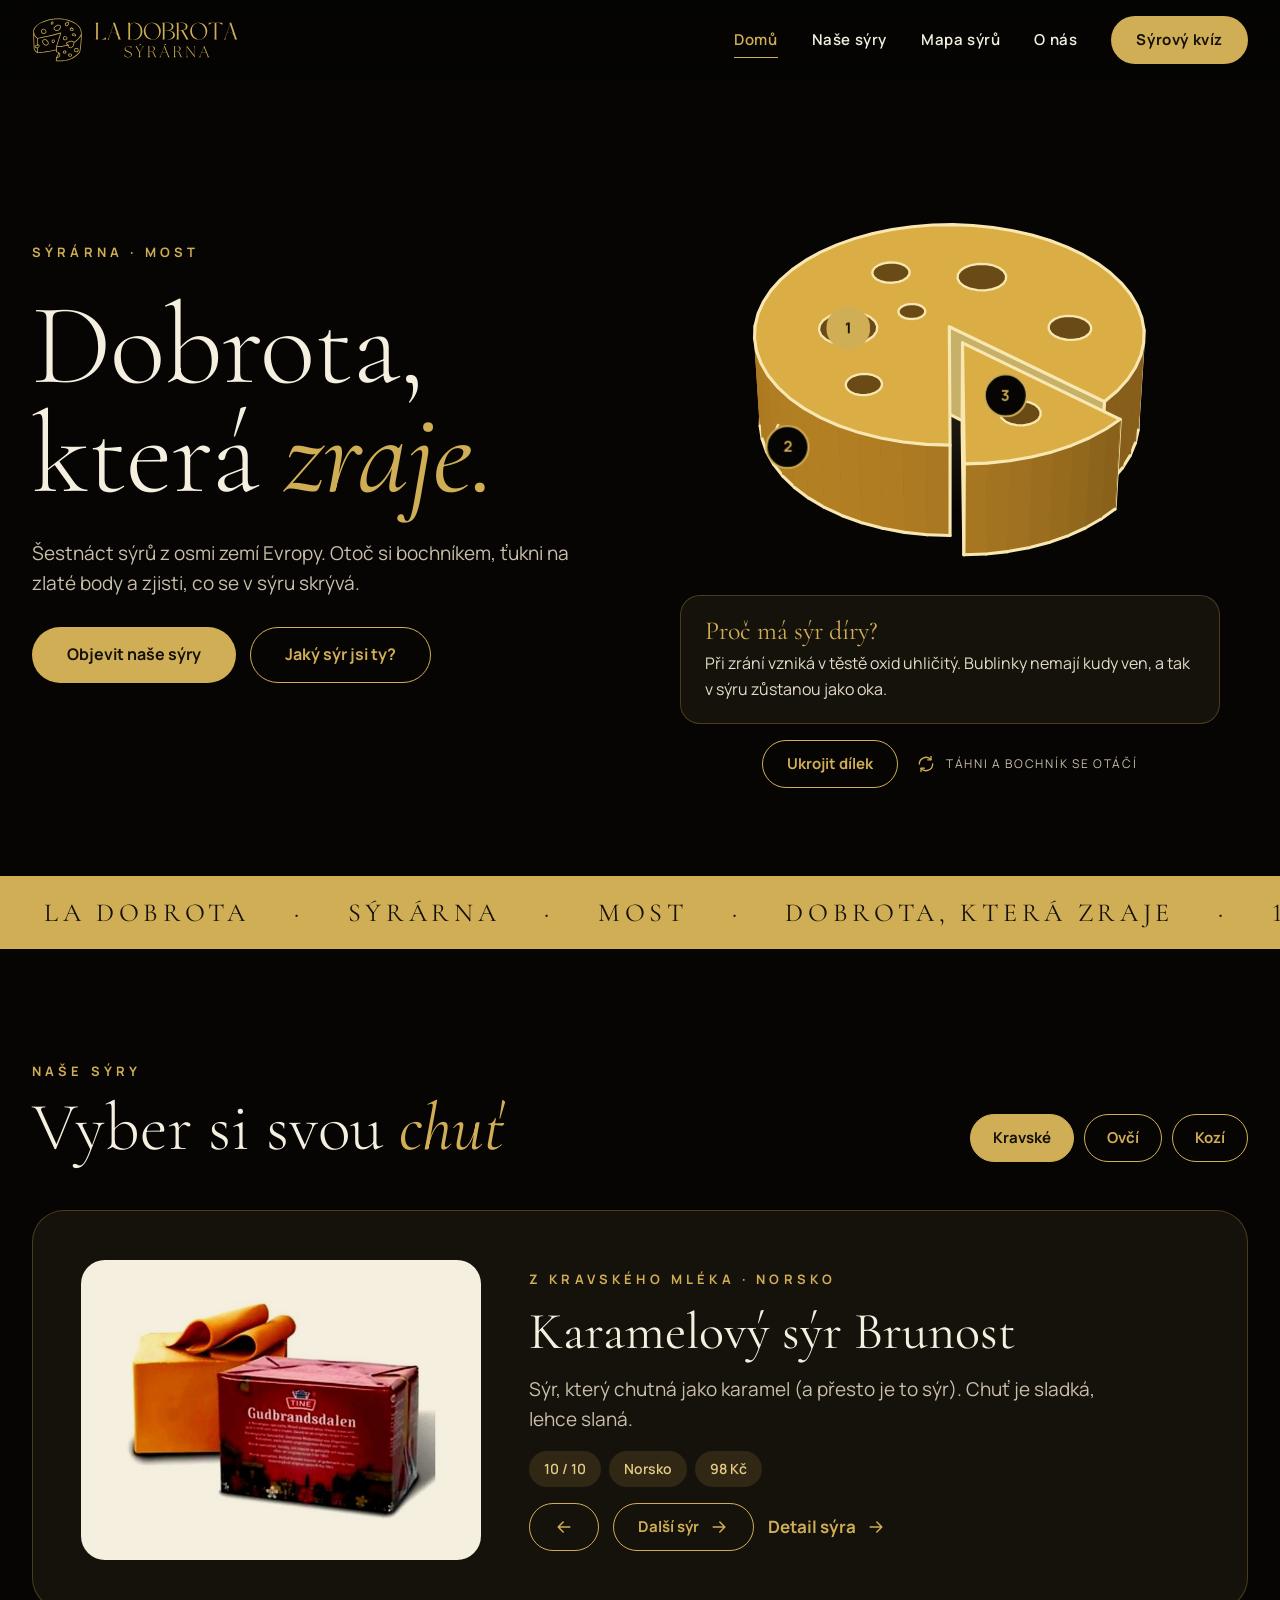
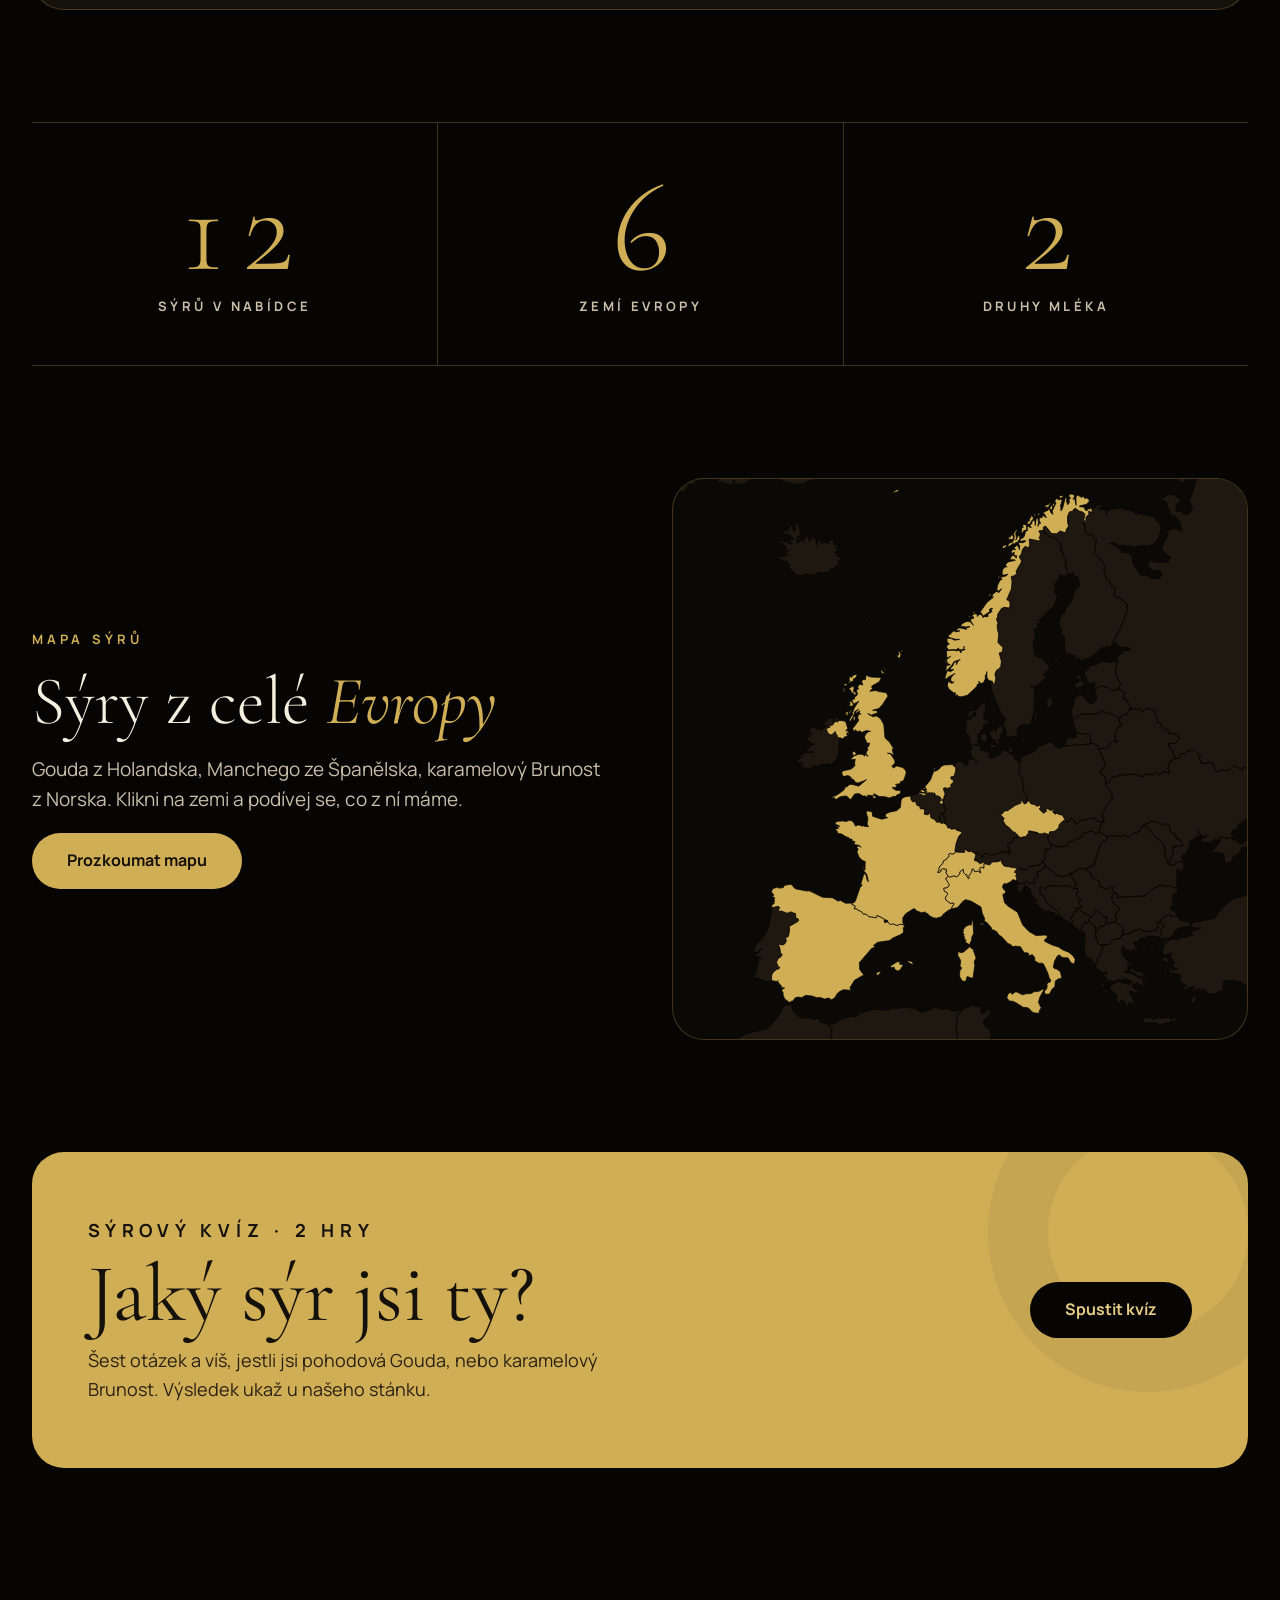
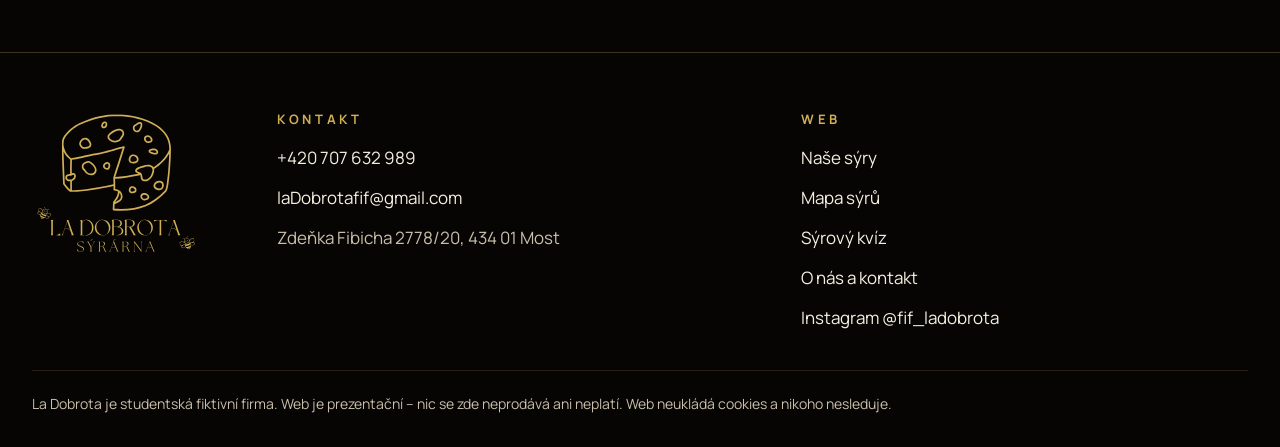
<file: index.html>
<!doctype html>
<html lang="cs">
<head>
<meta charset="utf-8">
<meta name="viewport" content="width=device-width, initial-scale=1">
<title>La Dobrota – sýrárna | Dobrota, která zraje</title>
<meta name="description" content="La Dobrota je studentská fiktivní firma z Mostu. Šestnáct sýrů z osmi zemí Evropy, otočný 3D bochník, mapa sýrů a sýrový kvíz.">
<meta name="theme-color" content="#060504">
<link rel="canonical" href="https://ladobrota.pages.dev/">
<meta property="og:type" content="website">
<meta property="og:locale" content="cs_CZ">
<meta property="og:site_name" content="La Dobrota – sýrárna">
<meta property="og:title" content="La Dobrota – sýrárna | Dobrota, která zraje">
<meta property="og:description" content="La Dobrota je studentská fiktivní firma z Mostu. Šestnáct sýrů z osmi zemí Evropy, otočný 3D bochník, mapa sýrů a sýrový kvíz.">
<meta property="og:url" content="https://ladobrota.pages.dev/">
<meta property="og:image" content="https://ladobrota.pages.dev/assets/img/og.png">
<link rel="icon" href="/favicon.svg" type="image/svg+xml">
<link rel="apple-touch-icon" href="/apple-touch-icon.png">
<link rel="preload" href="/assets/fonts/cormorant-garamond-latin.woff2" as="font" type="font/woff2" crossorigin>
<link rel="preload" href="/assets/fonts/manrope-latin.woff2" as="font" type="font/woff2" crossorigin>
<link rel="stylesheet" href="/assets/css/style.css">
<script src="/assets/js/boot.js"></script>
<script type="module" src="/assets/js/site.js"></script>
<script type="module" src="/assets/js/home.js"></script>
</head>
<body>
<a class="skip" href="#obsah">Přeskočit na obsah</a>
<header class="site-header">
  <div class="wrap site-header__in">
    <a class="brand" href="/" aria-label="La Dobrota – domů"><img class="brand__mark" src="/assets/img/logo-mark.svg" alt="" width="47" height="42"><img class="brand__name" src="/assets/img/logo-name-syrarna.svg" alt="La Dobrota – sýrárna" width="142" height="36"></a>
    <button class="menu-btn" type="button" aria-expanded="false" aria-controls="menu" aria-label="Otevřít menu"><span></span><span></span></button>
    <nav class="nav" id="menu" aria-label="Hlavní menu">
      <a href="/">Domů</a>
      <a href="/syry/">Naše sýry</a>
      <a href="/mapa/">Mapa sýrů</a>
      <a href="/o-nas/">O nás</a>
      <a class="btn btn--gold btn--sm" href="/kviz/">Sýrový kvíz</a>
    </nav>
  </div>
</header>
<main id="obsah">
<section class="wrap hero">
  <div class="hero__text load">
    <p class="eyebrow">Sýrárna · Most</p>
    <h1 class="display">Dobrota, která <em>zraje.</em></h1>
    <p class="lead">Šestnáct sýrů z osmi zemí Evropy. Otoč si bochníkem, ťukni na zlaté body a zjisti, co se v sýru skrývá.</p>
    <div class="btn-row">
      <a class="btn btn--gold" href="/syry/">Objevit naše sýry</a>
      <a class="btn btn--line" href="/kviz/">Jaký sýr jsi ty?</a>
    </div>
  </div>

  <div class="stage">
    <div class="stage__view" id="stage">
      <img class="stage__fallback" src="/assets/img/logo-mark.svg" alt="" width="520" height="466">
      <canvas id="cheese" tabindex="0" role="img" aria-label="Otočný 3D bochník sýra. Šipkami vlevo a vpravo ho otočíš, mezerníkem vysuneš dílek."></canvas>
      <button class="spot" type="button" aria-pressed="true" aria-label="Proč má sýr díry?">1</button>
      <button class="spot" type="button" aria-pressed="false" aria-label="Kolik mléka je v sýru?">2</button>
      <button class="spot" type="button" aria-pressed="false" aria-label="Proč sýr zraje?">3</button>
    </div>
    <div class="fact" id="fact" aria-live="polite">
      <p class="fact__q">Proč má sýr díry?</p>
      <p class="fact__a">Při zrání vzniká v těstě oxid uhličitý. Bublinky nemají kudy ven, a tak v sýru zůstanou jako oka.</p>
    </div>
    <div class="stage__tools">
      <button class="btn btn--line btn--sm" id="cut" type="button" aria-pressed="false">Ukrojit dílek</button>
      <span class="hint">
        <svg aria-hidden="true" width="20" height="20" viewBox="0 0 24 24" fill="none" stroke="#D0AE56" stroke-width="1.6" stroke-linecap="round" stroke-linejoin="round"><path d="M4 12a8 8 0 0 1 14-5.3M20 12a8 8 0 0 1-14 5.3"/><path d="M18 3v4h-4M6 21v-4h4"/></svg>
        Táhni a bochník se otáčí
      </span>
    </div>
  </div>
</section>

<div class="marquee" aria-hidden="true">
  <div class="marquee__track">
    <span>La Dobrota</span><span>·</span><span>Sýrárna</span><span>·</span><span>Most</span><span>·</span><span>Dobrota, která zraje</span><span>·</span><span>16 sýrů z 8 zemí</span><span>·</span>
    <span>La Dobrota</span><span>·</span><span>Sýrárna</span><span>·</span><span>Most</span><span>·</span><span>Dobrota, která zraje</span><span>·</span><span>16 sýrů z 8 zemí</span><span>·</span>
    <span>La Dobrota</span><span>·</span><span>Sýrárna</span><span>·</span><span>Most</span><span>·</span><span>Dobrota, která zraje</span><span>·</span><span>16 sýrů z 8 zemí</span><span>·</span>
    <span>La Dobrota</span><span>·</span><span>Sýrárna</span><span>·</span><span>Most</span><span>·</span><span>Dobrota, která zraje</span><span>·</span><span>16 sýrů z 8 zemí</span><span>·</span>
  </div>
</div>

<section class="wrap section">
  <div class="section__head reveal">
    <div>
      <p class="eyebrow">Naše sýry</p>
      <h2 class="h2">Vyber si svou <em>chuť</em></h2>
    </div>
    <div class="chips" role="group" aria-label="Druh mléka">
      <button class="chip" type="button" data-milk="kravske" aria-pressed="true">Kravské</button>
      <button class="chip" type="button" data-milk="ovci" aria-pressed="false">Ovčí</button>
      <button class="chip" type="button" data-milk="kozi" aria-pressed="false">Kozí</button>
    </div>
  </div>
  <div class="panel taste reveal" id="taste" aria-live="polite">
    <span class="pic pic--photo taste__img"><img src="/assets/img/syry/foto/karamelovy-syr-brunost.jpg" alt="Karamelový sýr Brunost" width="640" height="480"></span>
    <div class="taste__body">
      <p class="eyebrow">z kravského mléka · Norsko</p>
      <h3 class="taste__name">Karamelový sýr Brunost</h3>
      <p class="taste__text lead">Sýr, který chutná jako karamel (a přesto je to sýr). Chuť je sladká, lehce slaná.</p>
      <div class="taste__tags"><span class="tag">Norsko</span><span class="tag">98 Kč</span></div>
      <div class="btn-row">
        <button class="btn btn--line btn--sm taste__prev" type="button" aria-label="Předchozí sýr">
          <svg aria-hidden="true" width="20" height="20" viewBox="0 0 24 24" fill="none" stroke="currentColor" stroke-width="1.8" stroke-linecap="round" stroke-linejoin="round"><path d="M19 12H5M11 6l-6 6 6 6"/></svg>
        </button>
        <button class="btn btn--line btn--sm taste__next" type="button">Další sýr
          <svg aria-hidden="true" width="20" height="20" viewBox="0 0 24 24" fill="none" stroke="currentColor" stroke-width="1.8" stroke-linecap="round" stroke-linejoin="round"><path d="M5 12h14M13 6l6 6-6 6"/></svg>
        </button>
        <a class="link-arrow taste__link" href="/syry/#karamelovy-syr-brunost">Detail sýra
          <svg aria-hidden="true" width="20" height="20" viewBox="0 0 24 24" fill="none" stroke="currentColor" stroke-width="1.8" stroke-linecap="round" stroke-linejoin="round"><path d="M5 12h14M13 6l6 6-6 6"/></svg>
        </a>
      </div>
    </div>
  </div>
</section>

<section class="wrap">
  <div class="stats reveal">
    <div class="stat"><div class="stat__n" data-count="16">16</div><div class="stat__l">sýrů v nabídce</div></div>
    <div class="stat"><div class="stat__n" data-count="8">8</div><div class="stat__l">zemí Evropy</div></div>
    <div class="stat"><div class="stat__n" data-count="3">3</div><div class="stat__l">druhy mléka</div></div>
  </div>
</section>

<section class="wrap section">
  <div class="split">
    <div class="split__text reveal">
      <p class="eyebrow">Mapa sýrů</p>
      <h2 class="h2">Sýry z celé <em>Evropy</em></h2>
      <p class="lead">Gouda z Holandska, Manchego ze Španělska, karamelový Brunost z Norska. Klikni na zemi a podívej se, co z ní máme.</p>
      <a class="btn btn--gold" href="/mapa/">Prozkoumat mapu</a>
    </div>
    <a class="split__map reveal" href="/mapa/" aria-label="Otevřít mapu sýrů">
      <img src="/assets/img/mapa/europa.svg" alt="Mapa Evropy se zvýrazněnými zeměmi, odkud jsou naše sýry" width="800" height="780" loading="lazy">
    </a>
  </div>
</section>

<section class="wrap section--tight">
  <div class="cta reveal">
    <div class="cta__text">
      <p class="eyebrow">Sýrový kvíz · 2 hry</p>
      <h2 class="cta__title">Jaký sýr jsi ty?</h2>
      <p>Šest otázek a víš, jestli jsi pohodová Gouda, nebo karamelový Brunost. Výsledek ukaž u našeho stánku.</p>
    </div>
    <a class="btn btn--dark" href="/kviz/">Spustit kvíz</a>
  </div>
</section>
</main>
<footer class="site-footer">
  <div class="wrap site-footer__in">
    <img class="site-footer__logo" src="/assets/img/logo-full.svg" alt="La Dobrota – sýrárna" width="168" height="148" loading="lazy">
    <div>
      <h2>Kontakt</h2>
      <ul>
        <li><a href="tel:+420707632989">+420 707 632 989</a></li>
        <li><a href="mailto:laDobrotafif@gmail.com">laDobrotafif@gmail.com</a></li>
        <li><span>Zdeňka Fibicha 2778/20, 434 01 Most</span></li>
      </ul>
    </div>
    <div>
      <h2>Web</h2>
      <ul>
        <li><a href="/syry/">Naše sýry</a></li>
        <li><a href="/mapa/">Mapa sýrů</a></li>
        <li><a href="/kviz/">Sýrový kvíz</a></li>
        <li><a href="/o-nas/">O nás a kontakt</a></li>
        <li><a href="https://www.instagram.com/fif_ladobrota" rel="noopener">Instagram @fif_ladobrota</a></li>
      </ul>
    </div>
    <p class="site-footer__note">La Dobrota je studentská fiktivní firma. Web je prezentační – nic se zde neprodává ani neplatí. Web neukládá cookies a nikoho nesleduje.</p>
  </div>
</footer>
</body>
</html>
</file>
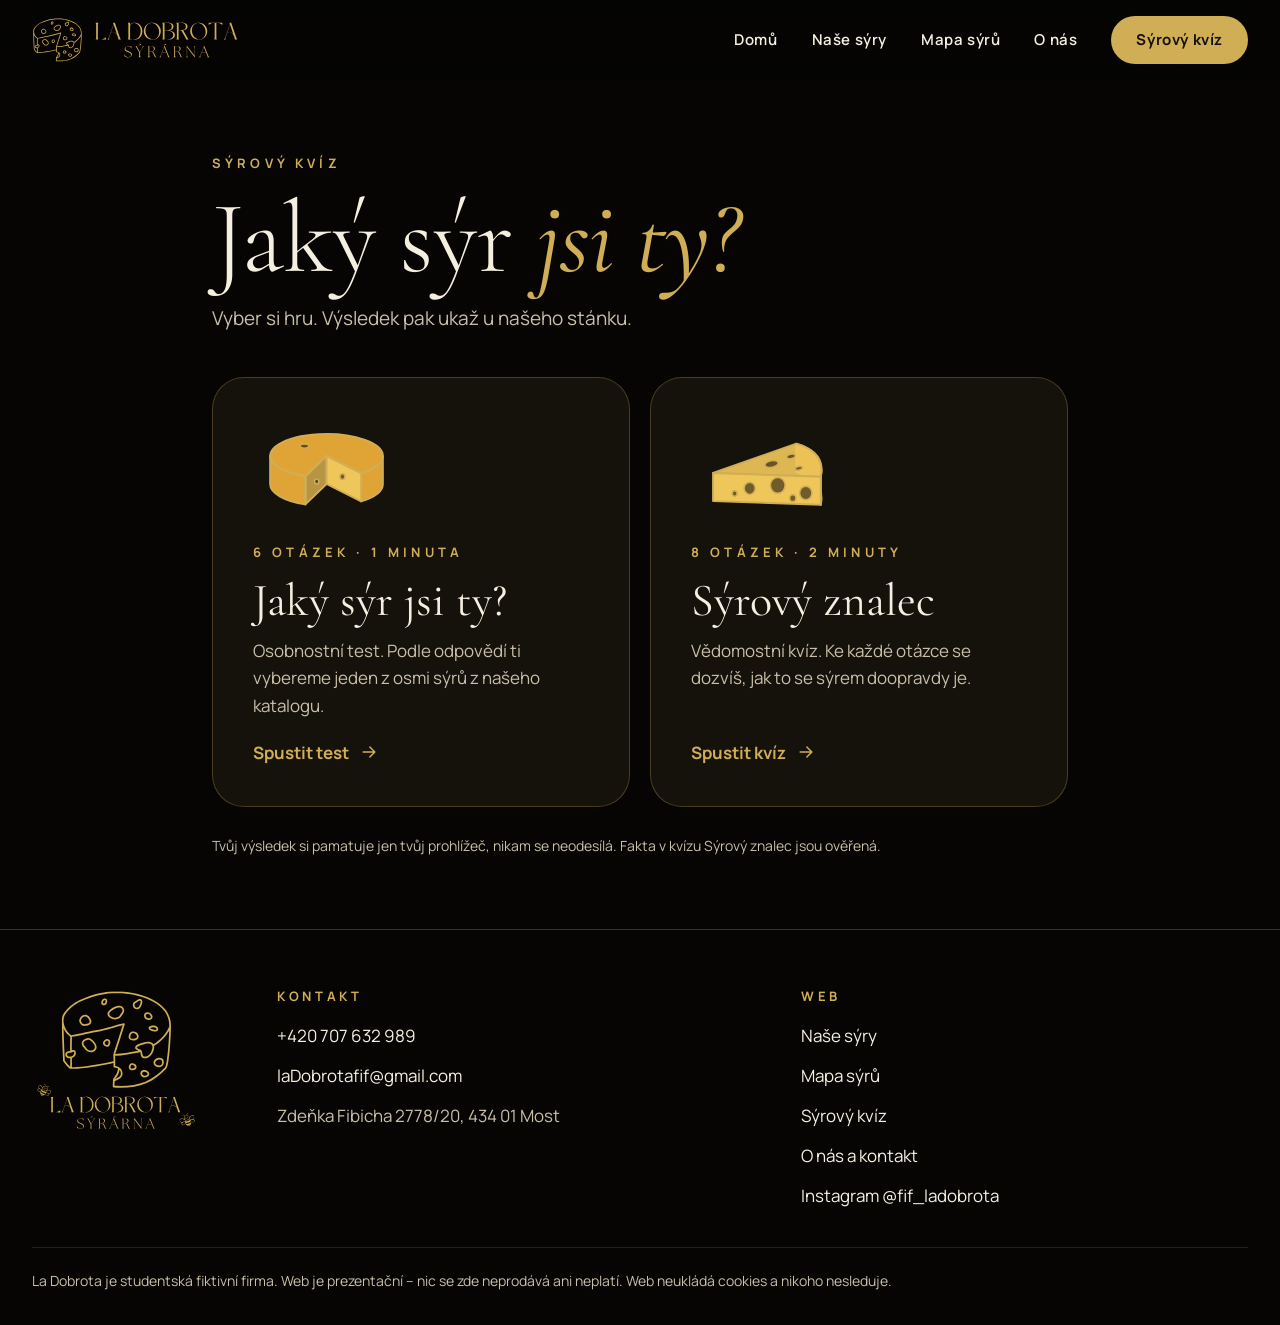
<file: kviz/index.html>
<!doctype html>
<html lang="cs">
<head>
<meta charset="utf-8">
<meta name="viewport" content="width=device-width, initial-scale=1">
<title>Sýrový kvíz – La Dobrota</title>
<meta name="description" content="Jaký sýr jsi ty? Osobnostní test a vědomostní kvíz Sýrový znalec od sýrárny La Dobrota.">
<meta name="theme-color" content="#060504">
<link rel="canonical" href="https://ladobrota.pages.dev/kviz/">
<meta property="og:type" content="website">
<meta property="og:locale" content="cs_CZ">
<meta property="og:site_name" content="La Dobrota – sýrárna">
<meta property="og:title" content="Sýrový kvíz – La Dobrota">
<meta property="og:description" content="Jaký sýr jsi ty? Osobnostní test a vědomostní kvíz Sýrový znalec od sýrárny La Dobrota.">
<meta property="og:url" content="https://ladobrota.pages.dev/kviz/">
<meta property="og:image" content="https://ladobrota.pages.dev/assets/img/og.png">
<link rel="icon" href="/favicon.svg" type="image/svg+xml">
<link rel="apple-touch-icon" href="/apple-touch-icon.png">
<link rel="preload" href="/assets/fonts/cormorant-garamond-latin.woff2" as="font" type="font/woff2" crossorigin>
<link rel="preload" href="/assets/fonts/manrope-latin.woff2" as="font" type="font/woff2" crossorigin>
<link rel="stylesheet" href="/assets/css/style.css">
<script src="/assets/js/boot.js"></script>
<script type="module" src="/assets/js/site.js"></script>
<script type="module" src="/assets/js/kviz.js"></script>
</head>
<body>
<a class="skip" href="#obsah">Přeskočit na obsah</a>
<header class="site-header">
  <div class="wrap site-header__in">
    <a class="brand" href="/" aria-label="La Dobrota – domů"><img class="brand__mark" src="/assets/img/logo-mark.svg" alt="" width="47" height="42"><img class="brand__name" src="/assets/img/logo-name-syrarna.svg" alt="La Dobrota – sýrárna" width="142" height="36"></a>
    <button class="menu-btn" type="button" aria-expanded="false" aria-controls="menu" aria-label="Otevřít menu"><span></span><span></span></button>
    <nav class="nav" id="menu" aria-label="Hlavní menu">
      <a href="/">Domů</a>
      <a href="/syry/">Naše sýry</a>
      <a href="/mapa/">Mapa sýrů</a>
      <a href="/o-nas/">O nás</a>
      <a class="btn btn--gold btn--sm" href="/kviz/">Sýrový kvíz</a>
    </nav>
  </div>
</header>
<main id="obsah">
<section class="wrap quiz page-head">
  <div class="load">
    <p class="eyebrow">Sýrový kvíz</p>
    <h1 class="display">Jaký sýr <em>jsi ty?</em></h1>
    <p class="lead">Vyber si hru. Výsledek pak ukaž u našeho stánku.</p>
  </div>
</section>

<section class="wrap quiz" id="quiz" aria-live="polite">
  <noscript><p class="note">Kvíz potřebuje JavaScript. Zapni ho prosím v prohlížeči.</p></noscript>
</section>

<section class="wrap quiz">
  <p class="note">Tvůj výsledek si pamatuje jen tvůj prohlížeč, nikam se neodesílá. Fakta v kvízu Sýrový znalec jsou ověřená.</p>
</section>
</main>
<footer class="site-footer">
  <div class="wrap site-footer__in">
    <img class="site-footer__logo" src="/assets/img/logo-full.svg" alt="La Dobrota – sýrárna" width="168" height="148" loading="lazy">
    <div>
      <h2>Kontakt</h2>
      <ul>
        <li><a href="tel:+420707632989">+420 707 632 989</a></li>
        <li><a href="mailto:laDobrotafif@gmail.com">laDobrotafif@gmail.com</a></li>
        <li><span>Zdeňka Fibicha 2778/20, 434 01 Most</span></li>
      </ul>
    </div>
    <div>
      <h2>Web</h2>
      <ul>
        <li><a href="/syry/">Naše sýry</a></li>
        <li><a href="/mapa/">Mapa sýrů</a></li>
        <li><a href="/kviz/">Sýrový kvíz</a></li>
        <li><a href="/o-nas/">O nás a kontakt</a></li>
        <li><a href="https://www.instagram.com/fif_ladobrota" rel="noopener">Instagram @fif_ladobrota</a></li>
      </ul>
    </div>
    <p class="site-footer__note">La Dobrota je studentská fiktivní firma. Web je prezentační – nic se zde neprodává ani neplatí. Web neukládá cookies a nikoho nesleduje.</p>
  </div>
</footer>
</body>
</html>
</file>
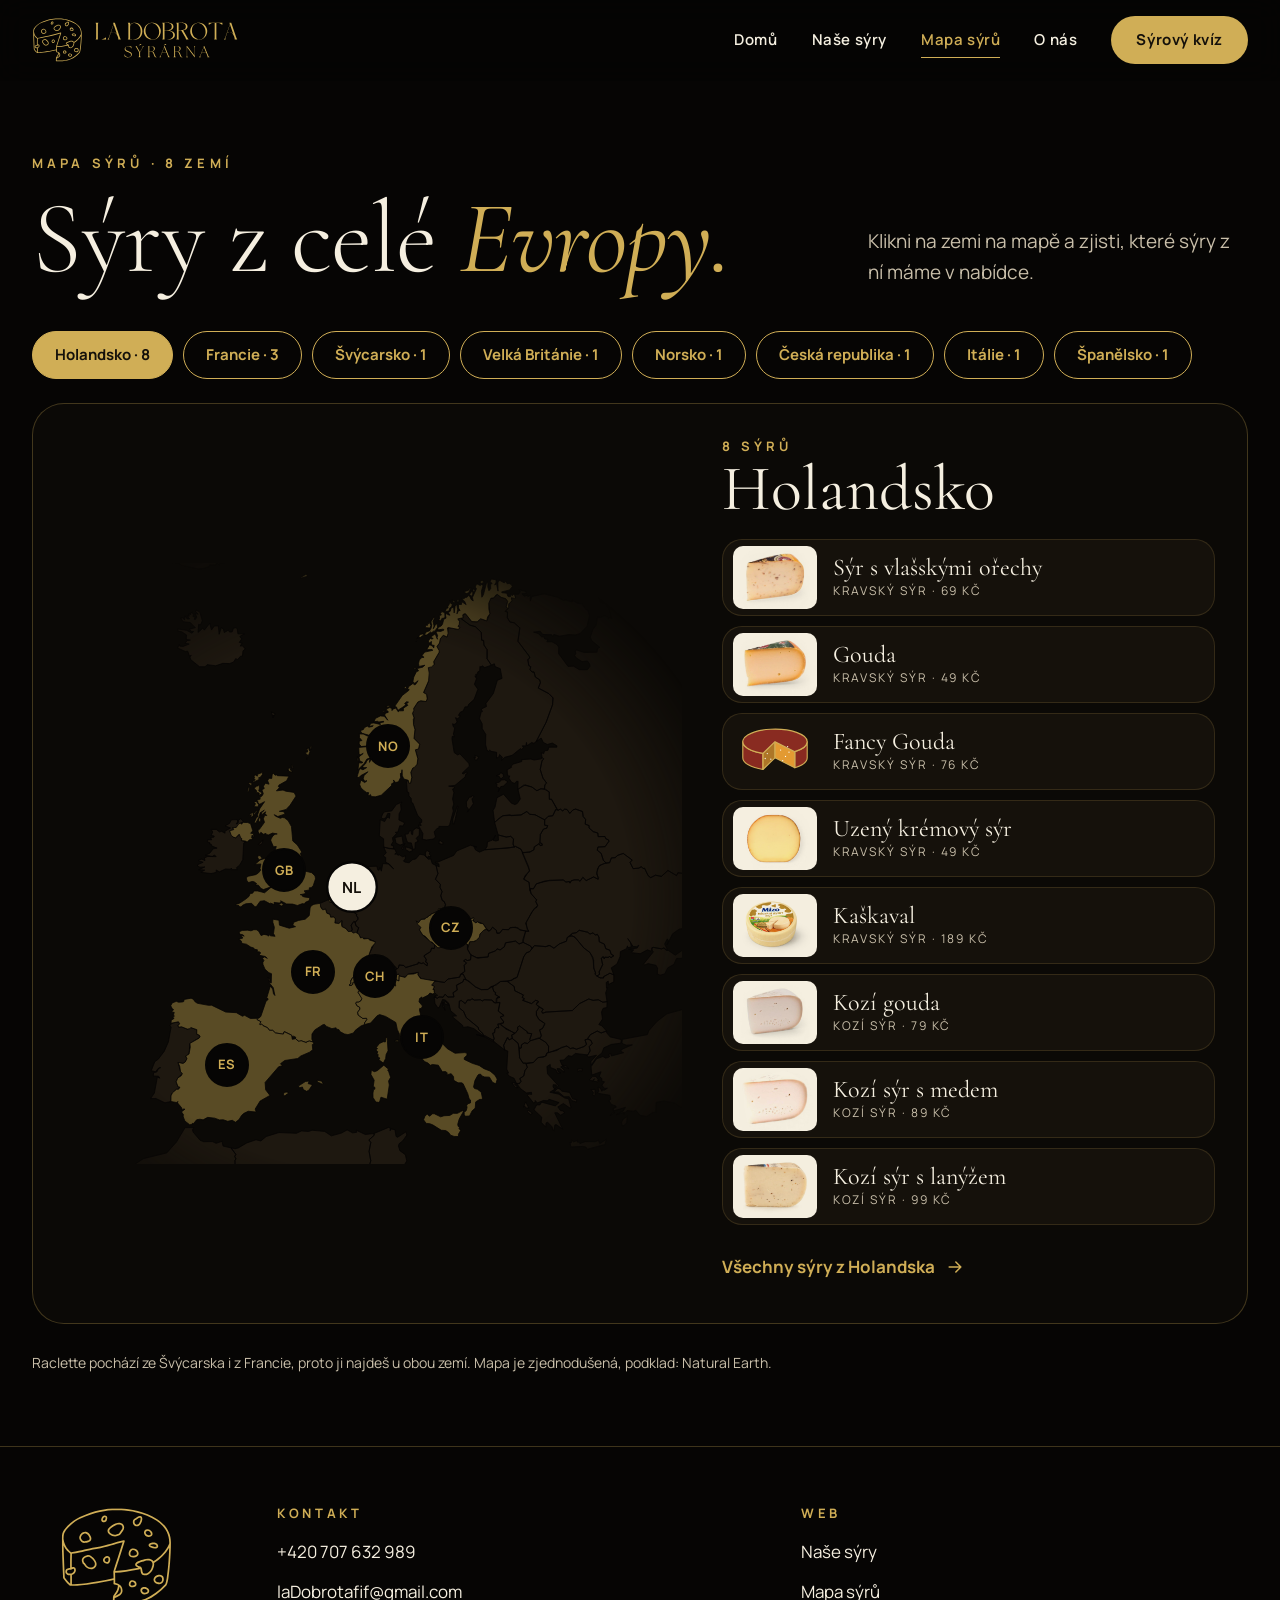
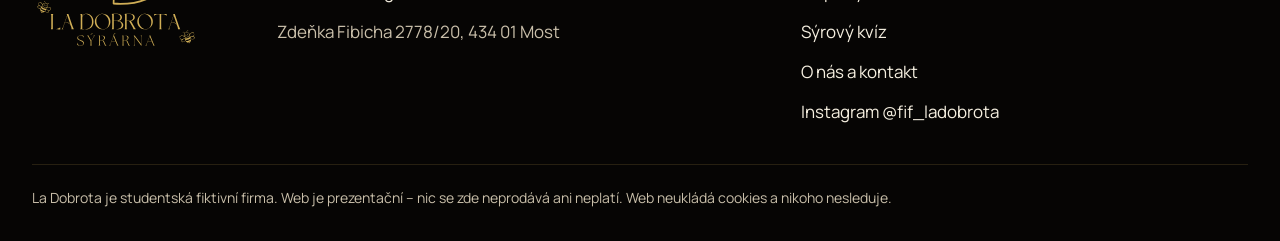
<file: mapa/index.html>
<!doctype html>
<html lang="cs">
<head>
<meta charset="utf-8">
<meta name="viewport" content="width=device-width, initial-scale=1">
<title>Mapa sýrů – La Dobrota</title>
<meta name="description" content="Interaktivní mapa Evropy: klikni na zemi a zjisti, které sýry z ní sýrárna La Dobrota nabízí.">
<meta name="theme-color" content="#060504">
<link rel="canonical" href="https://ladobrota.pages.dev/mapa/">
<meta property="og:type" content="website">
<meta property="og:locale" content="cs_CZ">
<meta property="og:site_name" content="La Dobrota – sýrárna">
<meta property="og:title" content="Mapa sýrů – La Dobrota">
<meta property="og:description" content="Interaktivní mapa Evropy: klikni na zemi a zjisti, které sýry z ní sýrárna La Dobrota nabízí.">
<meta property="og:url" content="https://ladobrota.pages.dev/mapa/">
<meta property="og:image" content="https://ladobrota.pages.dev/assets/img/og.png">
<link rel="icon" href="/favicon.svg" type="image/svg+xml">
<link rel="apple-touch-icon" href="/apple-touch-icon.png">
<link rel="preload" href="/assets/fonts/cormorant-garamond-latin.woff2" as="font" type="font/woff2" crossorigin>
<link rel="preload" href="/assets/fonts/manrope-latin.woff2" as="font" type="font/woff2" crossorigin>
<link rel="stylesheet" href="/assets/css/style.css">
<script src="/assets/js/boot.js"></script>
<script type="module" src="/assets/js/site.js"></script>
<script type="module" src="/assets/js/mapa.js"></script>
</head>
<body>
<a class="skip" href="#obsah">Přeskočit na obsah</a>
<header class="site-header">
  <div class="wrap site-header__in">
    <a class="brand" href="/" aria-label="La Dobrota – domů"><img class="brand__mark" src="/assets/img/logo-mark.svg" alt="" width="47" height="42"><img class="brand__name" src="/assets/img/logo-name-syrarna.svg" alt="La Dobrota – sýrárna" width="142" height="36"></a>
    <button class="menu-btn" type="button" aria-expanded="false" aria-controls="menu" aria-label="Otevřít menu"><span></span><span></span></button>
    <nav class="nav" id="menu" aria-label="Hlavní menu">
      <a href="/">Domů</a>
      <a href="/syry/">Naše sýry</a>
      <a href="/mapa/">Mapa sýrů</a>
      <a href="/o-nas/">O nás</a>
      <a class="btn btn--gold btn--sm" href="/kviz/">Sýrový kvíz</a>
    </nav>
  </div>
</header>
<main id="obsah">
<section class="wrap page-head">
  <div class="load">
    <p class="eyebrow">Mapa sýrů · 8 zemí</p>
    <h1 class="display">Sýry z celé <em>Evropy.</em></h1>
  </div>
  <p class="lead">Klikni na zemi na mapě a zjisti, které sýry z ní máme v nabídce.</p>
</section>

<section class="wrap">
  <div class="chips chips--scroll" id="countries" role="group" aria-label="Země původu"></div>

  <div class="panel mapbox">
    <div class="map" id="map">
      <img src="/assets/img/mapa/europa.svg" alt="Mapa Evropy" width="800" height="780">
    </div>
    <div class="mapinfo" id="mapinfo" aria-live="polite">
      <div class="mapinfo__head">
        <p class="eyebrow">8 sýrů</p>
        <h2 class="mapinfo__name">Holandsko</h2>
      </div>
      <ul class="mapinfo__list"></ul>
      <a class="link-arrow" href="/syry/?zeme=nl"><span>Všechny sýry z Holandska</span>
        <svg aria-hidden="true" width="20" height="20" viewBox="0 0 24 24" fill="none" stroke="currentColor" stroke-width="1.8" stroke-linecap="round" stroke-linejoin="round"><path d="M5 12h14M13 6l6 6-6 6"/></svg>
      </a>
    </div>
  </div>
  <noscript><p class="note">Mapa je interaktivní a potřebuje JavaScript. Zapni ho prosím v prohlížeči.</p></noscript>
  <p class="note">Raclette pochází ze Švýcarska i z Francie, proto ji najdeš u obou zemí. Mapa je zjednodušená, podklad: Natural Earth.</p>
</section>
</main>
<footer class="site-footer">
  <div class="wrap site-footer__in">
    <img class="site-footer__logo" src="/assets/img/logo-full.svg" alt="La Dobrota – sýrárna" width="168" height="148" loading="lazy">
    <div>
      <h2>Kontakt</h2>
      <ul>
        <li><a href="tel:+420707632989">+420 707 632 989</a></li>
        <li><a href="mailto:laDobrotafif@gmail.com">laDobrotafif@gmail.com</a></li>
        <li><span>Zdeňka Fibicha 2778/20, 434 01 Most</span></li>
      </ul>
    </div>
    <div>
      <h2>Web</h2>
      <ul>
        <li><a href="/syry/">Naše sýry</a></li>
        <li><a href="/mapa/">Mapa sýrů</a></li>
        <li><a href="/kviz/">Sýrový kvíz</a></li>
        <li><a href="/o-nas/">O nás a kontakt</a></li>
        <li><a href="https://www.instagram.com/fif_ladobrota" rel="noopener">Instagram @fif_ladobrota</a></li>
      </ul>
    </div>
    <p class="site-footer__note">La Dobrota je studentská fiktivní firma. Web je prezentační – nic se zde neprodává ani neplatí. Web neukládá cookies a nikoho nesleduje.</p>
  </div>
</footer>
</body>
</html>
</file>
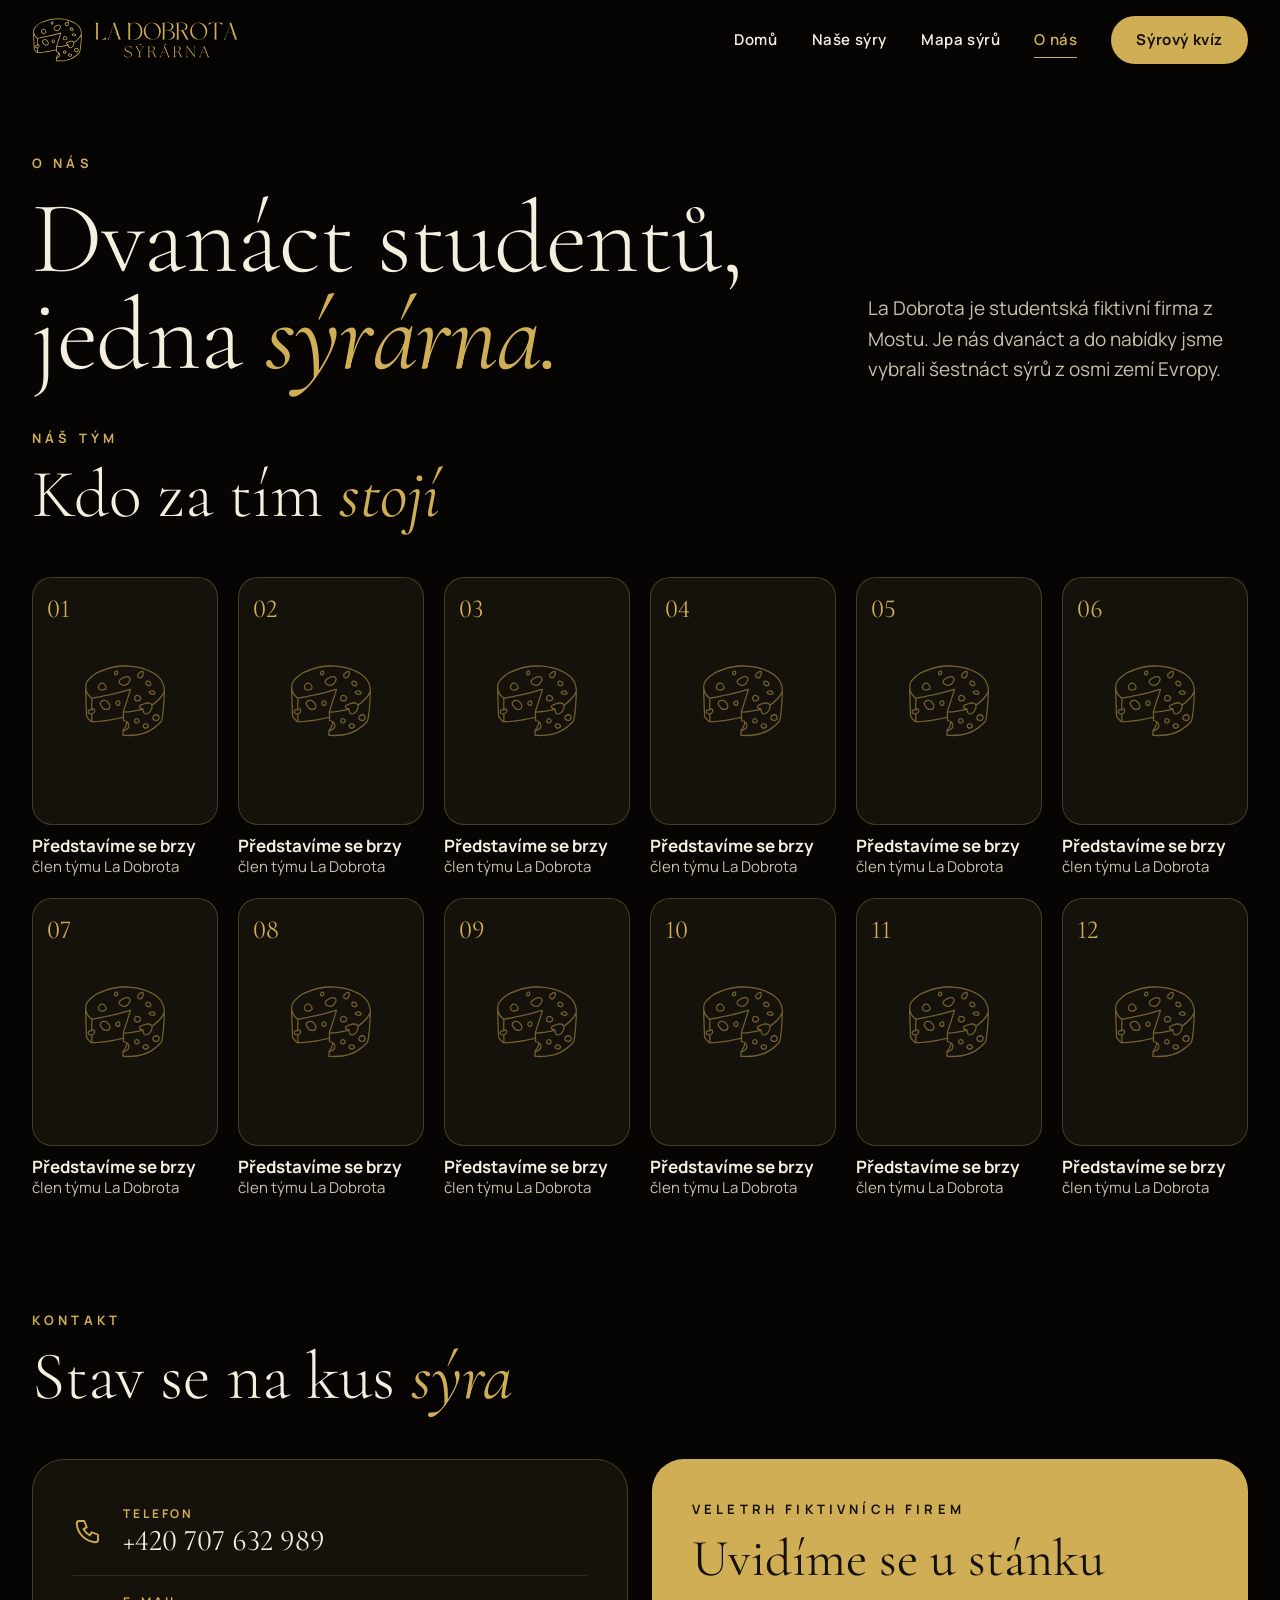
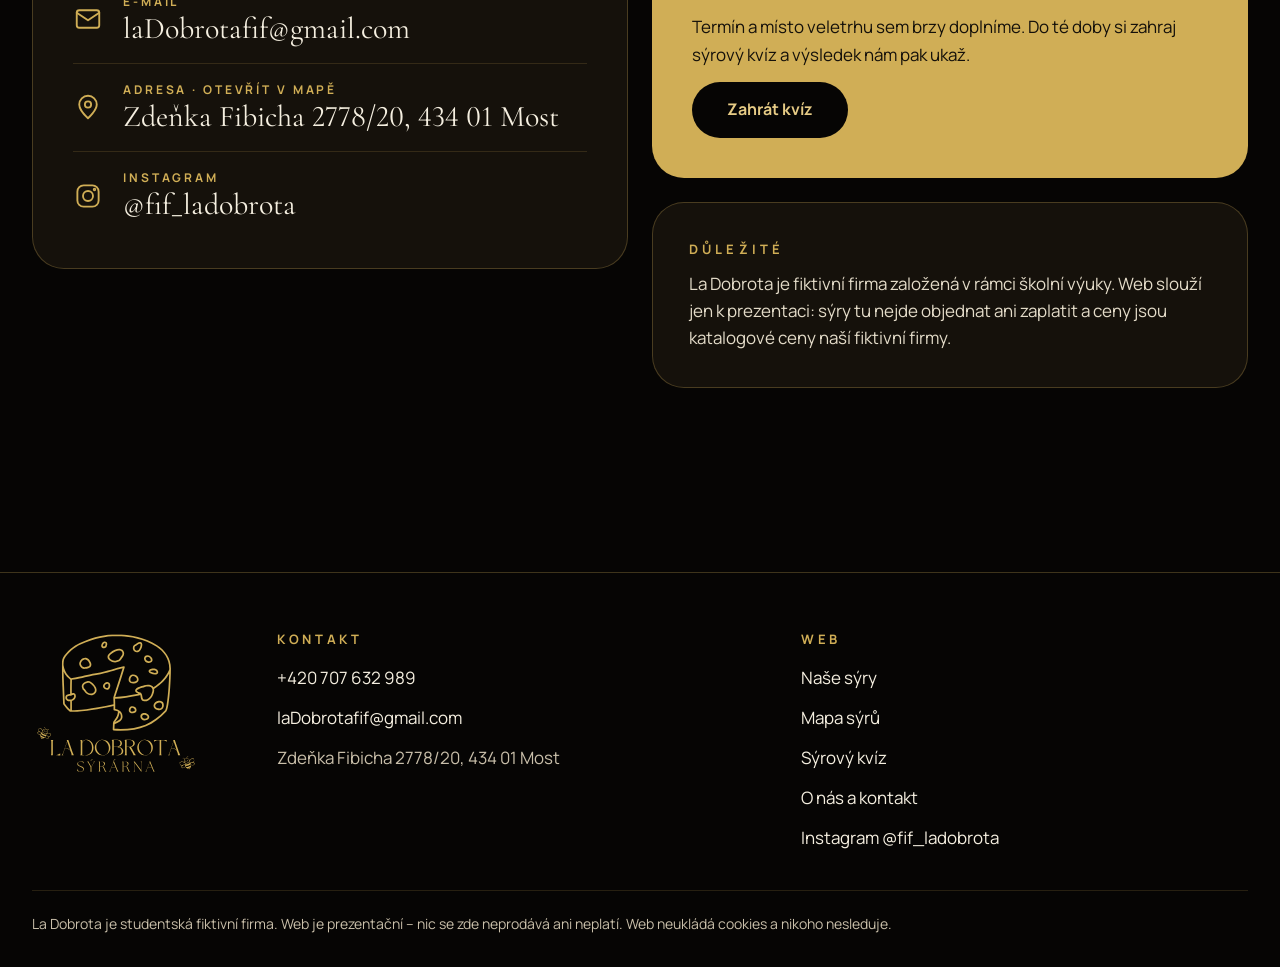
<file: o-nas/index.html>
<!doctype html>
<html lang="cs">
<head>
<meta charset="utf-8">
<meta name="viewport" content="width=device-width, initial-scale=1">
<title>O nás a kontakt – La Dobrota</title>
<meta name="description" content="Kdo stojí za sýrárnou La Dobrota: dvanáct studentů z Mostu. Kontakty a informace k veletrhu fiktivních firem.">
<meta name="theme-color" content="#060504">
<link rel="canonical" href="https://ladobrota.pages.dev/o-nas/">
<meta property="og:type" content="website">
<meta property="og:locale" content="cs_CZ">
<meta property="og:site_name" content="La Dobrota – sýrárna">
<meta property="og:title" content="O nás a kontakt – La Dobrota">
<meta property="og:description" content="Kdo stojí za sýrárnou La Dobrota: dvanáct studentů z Mostu. Kontakty a informace k veletrhu fiktivních firem.">
<meta property="og:url" content="https://ladobrota.pages.dev/o-nas/">
<meta property="og:image" content="https://ladobrota.pages.dev/assets/img/og.png">
<link rel="icon" href="/favicon.svg" type="image/svg+xml">
<link rel="apple-touch-icon" href="/apple-touch-icon.png">
<link rel="preload" href="/assets/fonts/cormorant-garamond-latin.woff2" as="font" type="font/woff2" crossorigin>
<link rel="preload" href="/assets/fonts/manrope-latin.woff2" as="font" type="font/woff2" crossorigin>
<link rel="stylesheet" href="/assets/css/style.css">
<script src="/assets/js/boot.js"></script>
<script type="module" src="/assets/js/site.js"></script>
<script type="module" src="/assets/js/onas.js"></script>
</head>
<body>
<a class="skip" href="#obsah">Přeskočit na obsah</a>
<header class="site-header">
  <div class="wrap site-header__in">
    <a class="brand" href="/" aria-label="La Dobrota – domů"><img class="brand__mark" src="/assets/img/logo-mark.svg" alt="" width="47" height="42"><img class="brand__name" src="/assets/img/logo-name-syrarna.svg" alt="La Dobrota – sýrárna" width="142" height="36"></a>
    <button class="menu-btn" type="button" aria-expanded="false" aria-controls="menu" aria-label="Otevřít menu"><span></span><span></span></button>
    <nav class="nav" id="menu" aria-label="Hlavní menu">
      <a href="/">Domů</a>
      <a href="/syry/">Naše sýry</a>
      <a href="/mapa/">Mapa sýrů</a>
      <a href="/o-nas/">O nás</a>
      <a class="btn btn--gold btn--sm" href="/kviz/">Sýrový kvíz</a>
    </nav>
  </div>
</header>
<main id="obsah">
<section class="wrap page-head">
  <div class="load">
    <p class="eyebrow">O nás</p>
    <h1 class="display">Dvanáct studentů, jedna <em>sýrárna.</em></h1>
  </div>
  <p class="lead">La Dobrota je studentská fiktivní firma z Mostu. Je nás dvanáct a do nabídky jsme vybrali šestnáct sýrů z osmi zemí Evropy.</p>
</section>

<section class="wrap section--tight">
  <div class="section__head reveal">
    <div>
      <p class="eyebrow">Náš tým</p>
      <h2 class="h2">Kdo za tím <em>stojí</em></h2>
    </div>
  </div>
  <ul class="team" id="team" aria-label="Členové týmu"></ul>
</section>

<section class="wrap section--tight" id="kontakt">
  <div class="section__head reveal">
    <div>
      <p class="eyebrow">Kontakt</p>
      <h2 class="h2">Stav se na kus <em>sýra</em></h2>
    </div>
  </div>
  <div class="contact-grid">
    <div class="panel contacts reveal">
      <a href="tel:+420707632989">
        <svg aria-hidden="true" width="30" height="30" viewBox="0 0 24 24" fill="none" stroke="#D0AE56" stroke-width="1.5" stroke-linecap="round" stroke-linejoin="round"><path d="M5 4h4l2 5-2.500 1.500a11 11 0 0 0 5 5L15 13l5 2v4a2 2 0 0 1-2 2A16 16 0 0 1 3 6a2 2 0 0 1 2-2z"/></svg>
        <span><small>Telefon</small><b>+420 707 632 989</b></span>
      </a>
      <a href="mailto:laDobrotafif@gmail.com">
        <svg aria-hidden="true" width="30" height="30" viewBox="0 0 24 24" fill="none" stroke="#D0AE56" stroke-width="1.5" stroke-linecap="round" stroke-linejoin="round"><rect x="3" y="5" width="18" height="14" rx="2"/><path d="M3 7l9 6 9-6"/></svg>
        <span><small>E-mail</small><b>laDobrotafif@gmail.com</b></span>
      </a>
      <a href="https://mapy.cz/zakladni?q=Zde%C5%88ka%20Fibicha%202778%2F20%2C%20Most" rel="noopener">
        <svg aria-hidden="true" width="30" height="30" viewBox="0 0 24 24" fill="none" stroke="#D0AE56" stroke-width="1.5" stroke-linecap="round" stroke-linejoin="round"><path d="M12 21s7-6.200 7-11a7 7 0 0 0-14 0c0 4.800 7 11 7 11z"/><circle cx="12" cy="10" r="2.500"/></svg>
        <span><small>Adresa · otevřít v mapě</small><b>Zdeňka Fibicha 2778/20, 434 01 Most</b></span>
      </a>
      <a href="https://www.instagram.com/fif_ladobrota" rel="noopener">
        <svg aria-hidden="true" width="30" height="30" viewBox="0 0 24 24" fill="none" stroke="#D0AE56" stroke-width="1.5" stroke-linecap="round" stroke-linejoin="round"><rect x="3.500" y="3.500" width="17" height="17" rx="5"/><circle cx="12" cy="12" r="4"/><circle cx="17.200" cy="6.800" r="0.600"/></svg>
        <span><small>Instagram</small><b>@fif_ladobrota</b></span>
      </a>
    </div>
    <div class="stack">
      <div class="fair reveal" id="fair">
        <p class="eyebrow">Veletrh fiktivních firem</p>
        <h3 class="fair__title">Uvidíme se u stánku</h3>
        <div class="fair__tags"></div>
        <p>Termín a místo veletrhu sem brzy doplníme. Do té doby si zahraj sýrový kvíz a výsledek nám pak ukaž.</p>
        <div><a class="btn btn--dark" href="/kviz/">Zahrát kvíz</a></div>
      </div>
      <div class="panel legal reveal">
        <p class="eyebrow">Důležité</p>
        <p>La Dobrota je fiktivní firma založená v rámci školní výuky. Web slouží jen k prezentaci: sýry tu nejde objednat ani zaplatit a ceny jsou katalogové ceny naší fiktivní firmy.</p>
      </div>
    </div>
  </div>
</section>
</main>
<footer class="site-footer">
  <div class="wrap site-footer__in">
    <img class="site-footer__logo" src="/assets/img/logo-full.svg" alt="La Dobrota – sýrárna" width="168" height="148" loading="lazy">
    <div>
      <h2>Kontakt</h2>
      <ul>
        <li><a href="tel:+420707632989">+420 707 632 989</a></li>
        <li><a href="mailto:laDobrotafif@gmail.com">laDobrotafif@gmail.com</a></li>
        <li><span>Zdeňka Fibicha 2778/20, 434 01 Most</span></li>
      </ul>
    </div>
    <div>
      <h2>Web</h2>
      <ul>
        <li><a href="/syry/">Naše sýry</a></li>
        <li><a href="/mapa/">Mapa sýrů</a></li>
        <li><a href="/kviz/">Sýrový kvíz</a></li>
        <li><a href="/o-nas/">O nás a kontakt</a></li>
        <li><a href="https://www.instagram.com/fif_ladobrota" rel="noopener">Instagram @fif_ladobrota</a></li>
      </ul>
    </div>
    <p class="site-footer__note">La Dobrota je studentská fiktivní firma. Web je prezentační – nic se zde neprodává ani neplatí. Web neukládá cookies a nikoho nesleduje.</p>
  </div>
</footer>
</body>
</html>
</file>
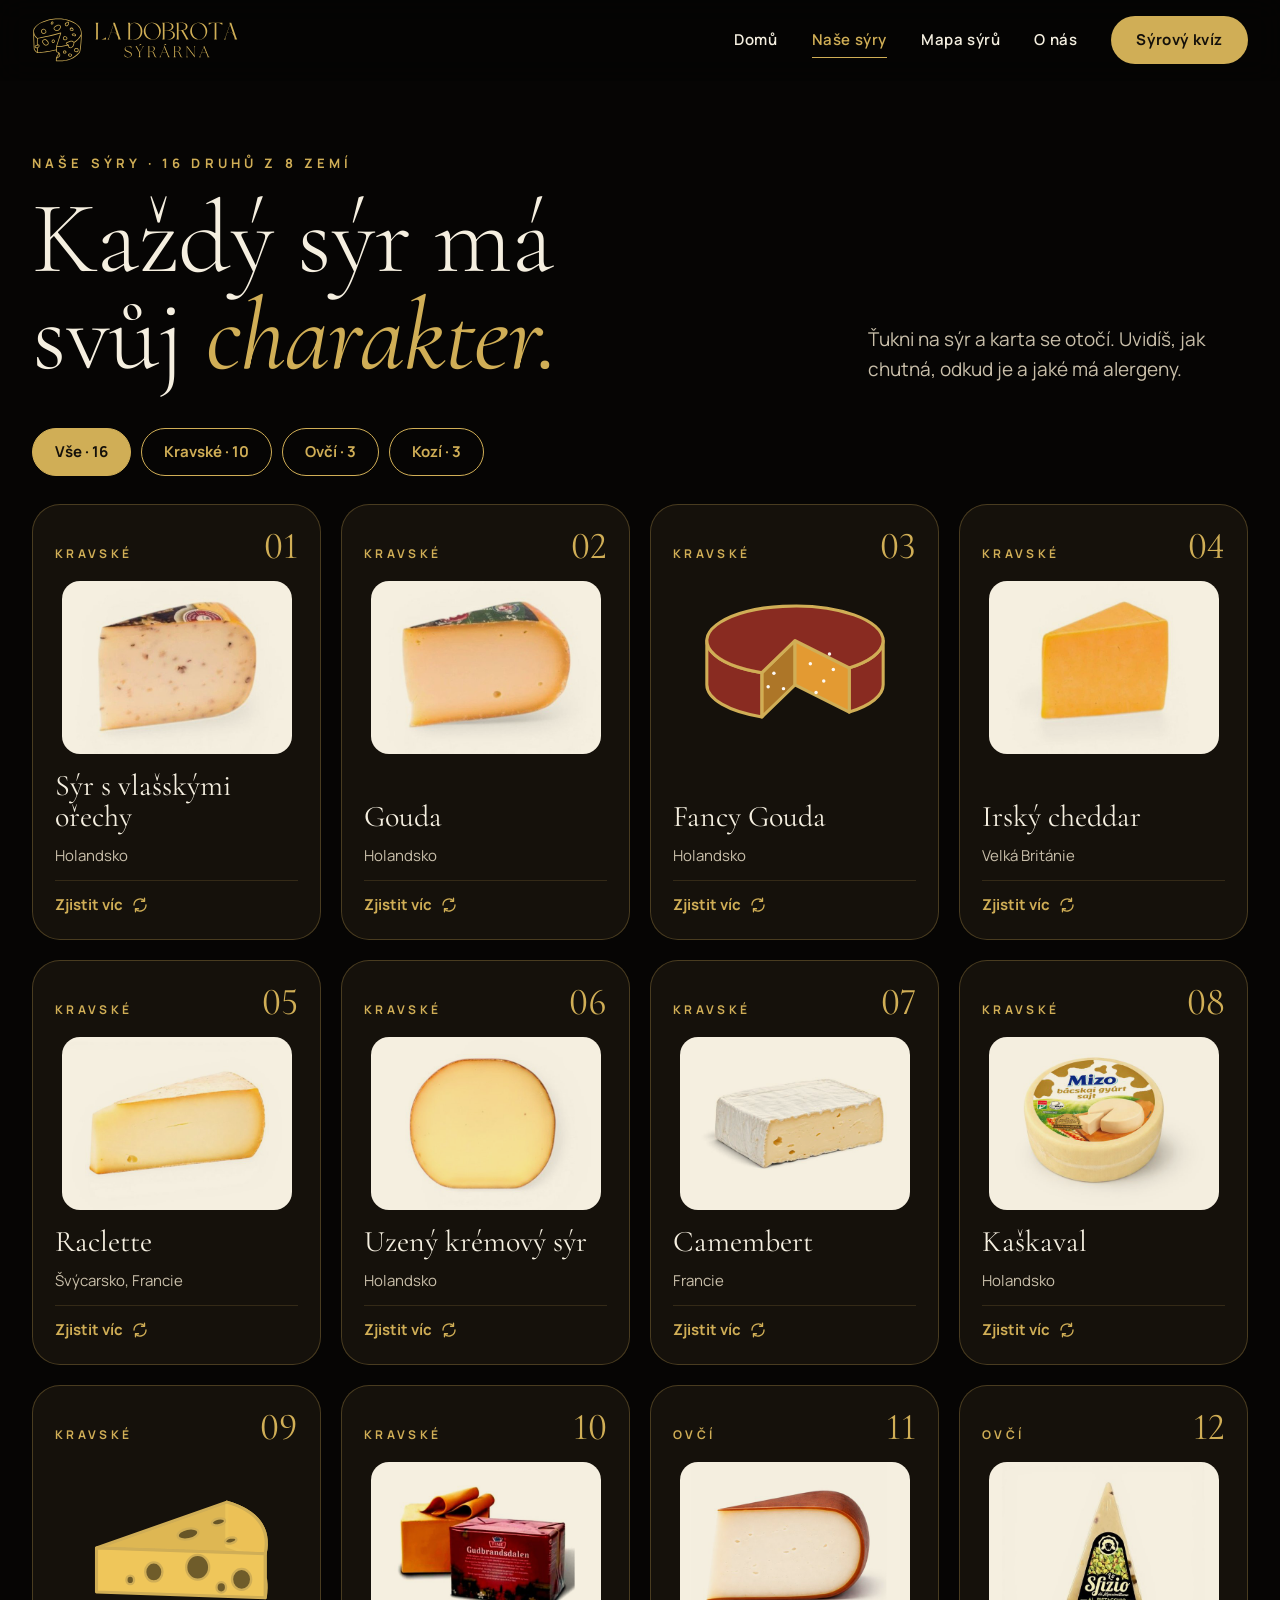
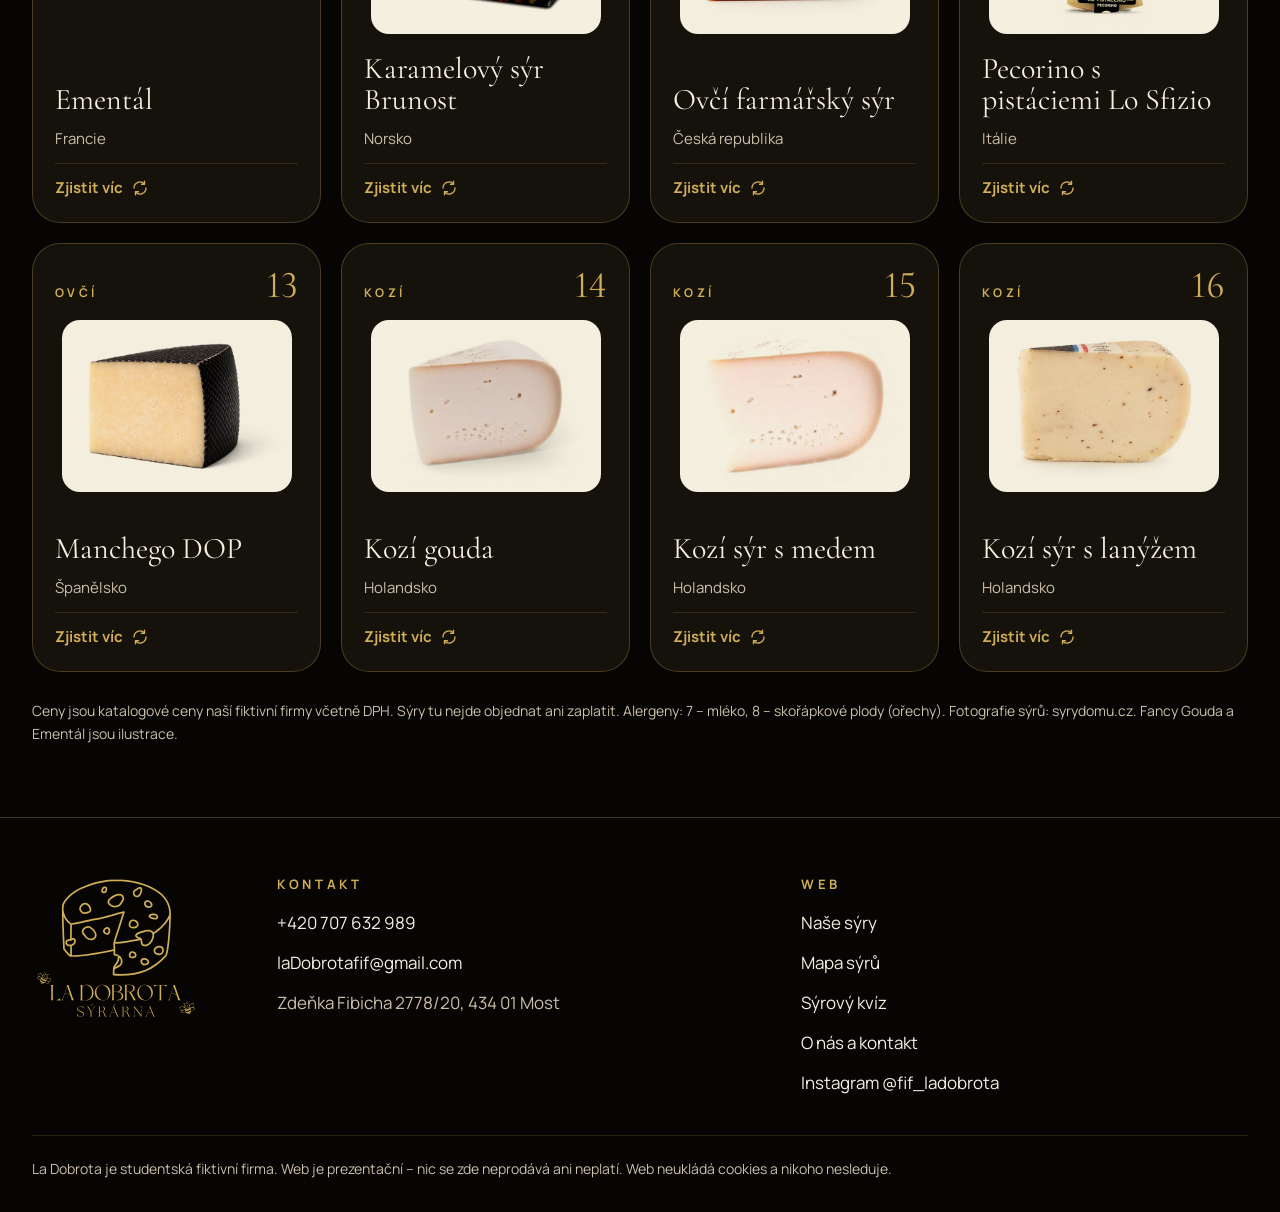
<file: syry/index.html>
<!doctype html>
<html lang="cs">
<head>
<meta charset="utf-8">
<meta name="viewport" content="width=device-width, initial-scale=1">
<title>Naše sýry – La Dobrota</title>
<meta name="description" content="Katalog sýrárny La Dobrota: šestnáct kravských, ovčích a kozích sýrů. U každého chuť, původ, alergeny a katalogová cena.">
<meta name="theme-color" content="#060504">
<link rel="canonical" href="https://ladobrota.pages.dev/syry/">
<meta property="og:type" content="website">
<meta property="og:locale" content="cs_CZ">
<meta property="og:site_name" content="La Dobrota – sýrárna">
<meta property="og:title" content="Naše sýry – La Dobrota">
<meta property="og:description" content="Katalog sýrárny La Dobrota: šestnáct kravských, ovčích a kozích sýrů. U každého chuť, původ, alergeny a katalogová cena.">
<meta property="og:url" content="https://ladobrota.pages.dev/syry/">
<meta property="og:image" content="https://ladobrota.pages.dev/assets/img/og.png">
<link rel="icon" href="/favicon.svg" type="image/svg+xml">
<link rel="apple-touch-icon" href="/apple-touch-icon.png">
<link rel="preload" href="/assets/fonts/cormorant-garamond-latin.woff2" as="font" type="font/woff2" crossorigin>
<link rel="preload" href="/assets/fonts/manrope-latin.woff2" as="font" type="font/woff2" crossorigin>
<link rel="stylesheet" href="/assets/css/style.css">
<script src="/assets/js/boot.js"></script>
<script type="module" src="/assets/js/site.js"></script>
<script type="module" src="/assets/js/syry.js"></script>
</head>
<body>
<a class="skip" href="#obsah">Přeskočit na obsah</a>
<header class="site-header">
  <div class="wrap site-header__in">
    <a class="brand" href="/" aria-label="La Dobrota – domů"><img class="brand__mark" src="/assets/img/logo-mark.svg" alt="" width="47" height="42"><img class="brand__name" src="/assets/img/logo-name-syrarna.svg" alt="La Dobrota – sýrárna" width="142" height="36"></a>
    <button class="menu-btn" type="button" aria-expanded="false" aria-controls="menu" aria-label="Otevřít menu"><span></span><span></span></button>
    <nav class="nav" id="menu" aria-label="Hlavní menu">
      <a href="/">Domů</a>
      <a href="/syry/">Naše sýry</a>
      <a href="/mapa/">Mapa sýrů</a>
      <a href="/o-nas/">O nás</a>
      <a class="btn btn--gold btn--sm" href="/kviz/">Sýrový kvíz</a>
    </nav>
  </div>
</header>
<main id="obsah">
<section class="wrap page-head">
  <div class="load">
    <p class="eyebrow">Naše sýry · 16 druhů z 8 zemí</p>
    <h1 class="display">Každý sýr má svůj <em>charakter.</em></h1>
  </div>
  <p class="lead">Ťukni na sýr a karta se otočí. Uvidíš, jak chutná, odkud je a jaké má alergeny.</p>
</section>

<section class="wrap">
  <div class="chips" id="filters" role="group" aria-label="Filtr podle mléka">
    <button class="chip" type="button" data-milk="vse" aria-pressed="true">Vše</button>
    <button class="chip" type="button" data-milk="kravske" aria-pressed="false">Kravské</button>
    <button class="chip" type="button" data-milk="ovci" aria-pressed="false">Ovčí</button>
    <button class="chip" type="button" data-milk="kozi" aria-pressed="false">Kozí</button>
  </div>
  <p class="last" id="filter-info" hidden><span></span> <button class="btn btn--line btn--sm" type="button">Zobrazit všechny země</button></p>

  <ul class="cards" id="cards"></ul>
  <noscript><p class="note">Katalog se načítá pomocí JavaScriptu. Zapni ho prosím v prohlížeči.</p></noscript>

  <p class="note">Ceny jsou katalogové ceny naší fiktivní firmy včetně DPH. Sýry tu nejde objednat ani zaplatit. Alergeny: 7 – mléko, 8 – skořápkové plody (ořechy). Fotografie sýrů: syrydomu.cz. Fancy Gouda a Ementál jsou ilustrace.</p>
</section>
</main>
<footer class="site-footer">
  <div class="wrap site-footer__in">
    <img class="site-footer__logo" src="/assets/img/logo-full.svg" alt="La Dobrota – sýrárna" width="168" height="148" loading="lazy">
    <div>
      <h2>Kontakt</h2>
      <ul>
        <li><a href="tel:+420707632989">+420 707 632 989</a></li>
        <li><a href="mailto:laDobrotafif@gmail.com">laDobrotafif@gmail.com</a></li>
        <li><span>Zdeňka Fibicha 2778/20, 434 01 Most</span></li>
      </ul>
    </div>
    <div>
      <h2>Web</h2>
      <ul>
        <li><a href="/syry/">Naše sýry</a></li>
        <li><a href="/mapa/">Mapa sýrů</a></li>
        <li><a href="/kviz/">Sýrový kvíz</a></li>
        <li><a href="/o-nas/">O nás a kontakt</a></li>
        <li><a href="https://www.instagram.com/fif_ladobrota" rel="noopener">Instagram @fif_ladobrota</a></li>
      </ul>
    </div>
    <p class="site-footer__note">La Dobrota je studentská fiktivní firma. Web je prezentační – nic se zde neprodává ani neplatí. Web neukládá cookies a nikoho nesleduje.</p>
  </div>
</footer>
</body>
</html>
</file>
<file: assets/css/style.css>
/* La Dobrota — sýrárna. Černá, zlatá a tenká antikva podle vizitky. */

@font-face { font-family: 'Cormorant Garamond'; font-style: normal; font-weight: 300 700; font-display: swap;
  src: url('/assets/fonts/cormorant-garamond-latin-ext.woff2') format('woff2');
  unicode-range: U+0100-02BA, U+02BD-02C5, U+02C7-02CC, U+02CE-02D7, U+02DD-02FF, U+0304, U+0308, U+0329, U+1D00-1DBF, U+1E00-1E9F, U+1EF2-1EFF, U+2020, U+20A0-20AB, U+20AD-20C4, U+2113, U+2C60-2C7F, U+A720-A7FF; }
@font-face { font-family: 'Cormorant Garamond'; font-style: normal; font-weight: 300 700; font-display: swap;
  src: url('/assets/fonts/cormorant-garamond-latin.woff2') format('woff2');
  unicode-range: U+0000-00FF, U+0131, U+0152-0153, U+02BB-02BC, U+02C6, U+02DA, U+02DC, U+0304, U+0308, U+0329, U+2000-206F, U+20AC, U+2122, U+2191, U+2193, U+2212, U+2215, U+FEFF, U+FFFD; }
@font-face { font-family: 'Cormorant Garamond'; font-style: italic; font-weight: 300 700; font-display: swap;
  src: url('/assets/fonts/cormorant-garamond-italic-latin-ext.woff2') format('woff2');
  unicode-range: U+0100-02BA, U+02BD-02C5, U+02C7-02CC, U+02CE-02D7, U+02DD-02FF, U+0304, U+0308, U+0329, U+1D00-1DBF, U+1E00-1E9F, U+1EF2-1EFF, U+2020, U+20A0-20AB, U+20AD-20C4, U+2113, U+2C60-2C7F, U+A720-A7FF; }
@font-face { font-family: 'Cormorant Garamond'; font-style: italic; font-weight: 300 700; font-display: swap;
  src: url('/assets/fonts/cormorant-garamond-italic-latin.woff2') format('woff2');
  unicode-range: U+0000-00FF, U+0131, U+0152-0153, U+02BB-02BC, U+02C6, U+02DA, U+02DC, U+0304, U+0308, U+0329, U+2000-206F, U+20AC, U+2122, U+2191, U+2193, U+2212, U+2215, U+FEFF, U+FFFD; }
@font-face { font-family: 'Manrope'; font-style: normal; font-weight: 400 800; font-display: swap;
  src: url('/assets/fonts/manrope-latin-ext.woff2') format('woff2');
  unicode-range: U+0100-02BA, U+02BD-02C5, U+02C7-02CC, U+02CE-02D7, U+02DD-02FF, U+0304, U+0308, U+0329, U+1D00-1DBF, U+1E00-1E9F, U+1EF2-1EFF, U+2020, U+20A0-20AB, U+20AD-20C4, U+2113, U+2C60-2C7F, U+A720-A7FF; }
@font-face { font-family: 'Manrope'; font-style: normal; font-weight: 400 800; font-display: swap;
  src: url('/assets/fonts/manrope-latin.woff2') format('woff2');
  unicode-range: U+0000-00FF, U+0131, U+0152-0153, U+02BB-02BC, U+02C6, U+02DA, U+02DC, U+0304, U+0308, U+0329, U+2000-206F, U+20AC, U+2122, U+2191, U+2193, U+2212, U+2215, U+FEFF, U+FFFD; }

:root {
  --bg: #060504;
  --panel: #15110B;
  --panel-deep: #0B0906;
  --gold: #D0AE56;
  --gold-hi: #E6CB85;
  --ivory: #F5EFE0;
  --text: #E4DCC9;
  --muted: #C9BFAA;
  --ink: #14100A;
  --ink-soft: #2A2114;
  --line: rgba(208, 174, 86, 0.28);
  --line-soft: rgba(208, 174, 86, 0.16);
  --serif: 'Cormorant Garamond', Georgia, 'Times New Roman', serif;
  --sans: 'Manrope', system-ui, -apple-system, 'Segoe UI', sans-serif;
  --wrap: 1280px;
  --pad: clamp(20px, 4vw, 32px);
  --radius: clamp(22px, 3vw, 32px);
  --ease: cubic-bezier(0.2, 0.7, 0.2, 1);
  color-scheme: dark;
}

@view-transition { navigation: auto; }

*, *::before, *::after { box-sizing: border-box; }
html { -webkit-text-size-adjust: 100%; scroll-behavior: smooth; }
body {
  margin: 0; min-height: 100svh; display: flex; flex-direction: column;
  background: var(--bg); color: var(--text);
  font-family: var(--sans); font-size: 17px; line-height: 1.6; font-variant-numeric: lining-nums;
  -webkit-font-smoothing: antialiased; overflow-x: hidden;
}
main { flex: 1; }
img, svg, canvas { display: block; max-width: 100%; }
h1, h2, h3, p { margin: 0; }
a { color: var(--gold); text-decoration: none; }
a:hover { color: var(--gold-hi); }
button { font: inherit; color: inherit; }
:focus-visible { outline: 2px solid var(--gold-hi); outline-offset: 3px; border-radius: 6px; }
::selection { background: var(--gold); color: var(--ink); }
[hidden] { display: none !important; }

.wrap { width: 100%; max-width: var(--wrap); margin-inline: auto; padding-inline: var(--pad); }
.skip { position: absolute; left: 12px; top: -80px; z-index: 100; padding: 12px 20px; border-radius: 999px; background: var(--gold); color: var(--ink); font-weight: 700; }
.skip:focus { top: 12px; color: var(--ink); }
.sr { position: absolute; width: 1px; height: 1px; overflow: hidden; clip-path: inset(50%); white-space: nowrap; }

/* ---------- typography ---------- */
.eyebrow { font-size: 13px; font-weight: 700; letter-spacing: 0.32em; text-transform: uppercase; color: var(--gold); }
.display { font-family: var(--serif); font-weight: 300; font-size: clamp(52px, 9vw, 118px); line-height: 0.95; letter-spacing: -0.01em; color: var(--ivory); text-wrap: balance; }
.display em, .h2 em { font-style: italic; font-weight: 400; color: var(--gold); }
.h2 { font-family: var(--serif); font-weight: 300; font-size: clamp(40px, 5.4vw, 68px); line-height: 1; color: var(--ivory); text-wrap: balance; }
.lead { font-size: clamp(17px, 1.5vw, 19px); color: var(--muted); max-width: 30em; text-wrap: pretty; }

/* ---------- buttons ---------- */
.btn {
  display: inline-flex; align-items: center; justify-content: center; gap: 10px;
  min-height: 56px; padding: 0 34px; border-radius: 999px; border: 1px solid transparent;
  font-weight: 700; font-size: 16px; cursor: pointer; text-align: center;
  transition: transform 0.25s var(--ease), background-color 0.25s, color 0.25s, border-color 0.25s, box-shadow 0.25s;
}
.btn:hover { transform: translateY(-2px); }
.btn:active { transform: translateY(0) scale(0.98); }
.btn--gold { background: var(--gold); color: var(--ink); }
.btn--gold:hover { background: var(--gold-hi); color: var(--ink); box-shadow: 0 10px 30px rgba(208, 174, 86, 0.25); }
.btn--line { border-color: var(--gold); color: var(--gold); background: transparent; }
.btn--line:hover { background: rgba(208, 174, 86, 0.12); color: var(--gold-hi); }
.btn--dark { background: var(--bg); color: var(--gold-hi); }
.btn--dark:hover { color: var(--ivory); box-shadow: 0 10px 30px rgba(6, 5, 4, 0.35); }
.btn--ink { border-color: var(--ink); color: var(--ink); background: transparent; }
.btn--ink:hover { background: rgba(20, 16, 10, 0.1); color: var(--ink); }
.btn--sm { min-height: 48px; padding: 0 24px; font-size: 15px; }
.btn-row { display: flex; flex-wrap: wrap; gap: 14px; }
.link-arrow { display: inline-flex; align-items: center; gap: 10px; min-height: 48px; font-weight: 700; }
.link-arrow svg { transition: transform 0.25s var(--ease); }
.link-arrow:hover svg { transform: translateX(5px); }

.chips { display: flex; flex-wrap: wrap; gap: 10px; }
.chip {
  min-height: 48px; padding: 0 22px; border-radius: 999px; border: 1px solid var(--gold);
  background: transparent; color: var(--gold); font-weight: 700; font-size: 15px; cursor: pointer;
  transition: background-color 0.2s, color 0.2s, transform 0.2s var(--ease);
}
.chip:hover { background: rgba(208, 174, 86, 0.12); }
.chip[aria-pressed='true'], .chip[aria-selected='true'] { background: var(--gold); color: var(--ink); }
.tag { display: inline-block; padding: 7px 15px; border-radius: 999px; background: rgba(208, 174, 86, 0.14); color: var(--gold-hi); font-size: 14px; font-weight: 600; }

/* ---------- header ---------- */
.site-header { position: sticky; top: 0; z-index: 50; background: rgba(6, 5, 4, 0.82); -webkit-backdrop-filter: blur(14px); backdrop-filter: blur(14px); border-bottom: 1px solid transparent; transition: border-color 0.3s; }
.site-header.is-stuck { border-bottom-color: var(--line-soft); }
.site-header__in { min-height: 80px; display: flex; align-items: center; justify-content: space-between; gap: 24px; }
.brand { display: flex; align-items: center; gap: 12px; min-height: 48px; color: var(--gold); }
.brand__mark { height: 46px; width: auto; transition: transform 0.5s var(--ease); }
.brand:hover .brand__mark { transform: rotate(-8deg) scale(1.06); }
.brand__name { height: 36px; width: auto; }
.nav { display: flex; align-items: center; gap: 34px; font-size: 15px; font-weight: 600; letter-spacing: 0.04em; }
.nav a:not(.btn) { position: relative; color: var(--ivory); padding: 12px 0; }
.nav a:not(.btn)::after { content: ''; position: absolute; left: 0; right: 0; bottom: 6px; height: 1px; background: var(--gold); transform: scaleX(0); transform-origin: left; transition: transform 0.3s var(--ease); }
.nav a:not(.btn):hover::after, .nav a[aria-current='page']::after { transform: scaleX(1); }
.nav a:not(.btn)[aria-current='page'] { color: var(--gold); }
.menu-btn { display: none; width: 48px; height: 48px; border-radius: 50%; border: 1px solid rgba(208, 174, 86, 0.5); background: transparent; cursor: pointer; align-items: center; justify-content: center; }
.menu-btn span { display: block; width: 20px; height: 1.8px; background: var(--gold); border-radius: 2px; transition: transform 0.3s var(--ease), opacity 0.2s; }
.menu-btn span + span { margin-top: 6px; }
.menu-open .menu-btn span:first-child { transform: translateY(3.9px) rotate(45deg); }
.menu-open .menu-btn span:last-child { transform: translateY(-3.9px) rotate(-45deg); }

@media (max-width: 860px) {
  .site-header__in { min-height: 68px; }
  .brand__mark { height: 40px; }
  .brand__name { height: 31px; }
  .menu-btn { display: flex; flex-direction: column; }
  .nav {
    position: fixed; top: 68px; left: 0; right: 0; height: calc(100vh - 68px); height: calc(100dvh - 68px); z-index: 49; flex-direction: column; align-items: stretch; gap: 0;
    padding: 12px var(--pad) 32px; background: var(--bg); overflow-y: auto;
    opacity: 0; visibility: hidden; transform: translateY(-12px); transition: opacity 0.25s, transform 0.3s var(--ease), visibility 0.25s;
  }
  .menu-open .nav { opacity: 1; visibility: visible; transform: none; }
  .nav a:not(.btn) { font-family: var(--serif); font-weight: 400; font-size: 40px; letter-spacing: 0; line-height: 1.1; padding: 16px 0; border-bottom: 1px solid var(--line-soft); }
  .nav a:not(.btn)::after { display: none; }
  .nav .btn { margin-top: 28px; }
  .menu-open { overflow: hidden; }
}

/* ---------- hero ---------- */
.hero { padding-block: clamp(24px, 5vw, 56px) clamp(48px, 7vw, 88px); display: grid; grid-template-columns: minmax(0, 1fr) minmax(0, 1.05fr); align-items: center; gap: clamp(24px, 4vw, 56px); }
.hero__text { display: flex; flex-direction: column; gap: clamp(18px, 2.4vw, 28px); }
@media (max-width: 900px) {
  .hero { display: flex; flex-direction: column; align-items: stretch; gap: 18px; }
  .hero__text { display: contents; }
  .hero .stage { order: 3; }
  .hero .lead { order: 4; }
  .hero .btn-row { order: 5; }
  .hero .btn-row .btn { flex: 1 1 auto; }
}

.stage { display: flex; flex-direction: column; align-items: center; gap: 16px; }
.stage__view { position: relative; width: min(640px, 100%); aspect-ratio: 1 / 0.74; touch-action: pan-y; cursor: grab; -webkit-user-select: none; user-select: none; }
.stage__view.is-dragging { cursor: grabbing; }
.stage__view::before { content: ''; position: absolute; inset: 8% 4% 2%; border-radius: 50%; background: radial-gradient(closest-side, rgba(208, 174, 86, 0.2), rgba(208, 174, 86, 0) 72%); pointer-events: none; }
.stage__view canvas { position: absolute; inset: 0; width: 100%; height: 100%; }
.stage__fallback { position: absolute; inset: 6%; width: 88%; height: 88%; object-fit: contain; }
.stage__view.is-live .stage__fallback { display: none; }
.spot {
  position: absolute; left: 0; top: 0; width: 44px; height: 44px; margin: -22px 0 0 -22px; border-radius: 50%;
  border: 2px solid var(--gold); background: var(--bg); color: var(--gold); font-weight: 700; font-size: 15px; cursor: pointer;
  transition: opacity 0.2s, background-color 0.2s, color 0.2s, scale 0.2s var(--ease); will-change: transform;
}
.spot::after { content: ''; position: absolute; inset: -2px; border-radius: 50%; animation: pulse 2.4s ease-out infinite; }
.spot:hover { scale: 1.12; }
.spot[aria-pressed='true'] { background: var(--gold); color: var(--ink); }
.spot.is-hidden { opacity: 0; pointer-events: none; }
@keyframes pulse { 0% { box-shadow: 0 0 0 0 rgba(208, 174, 86, 0.6); } 100% { box-shadow: 0 0 0 16px rgba(208, 174, 86, 0); } }
.fact { width: min(540px, 100%); min-height: 128px; padding: 20px 24px; border-radius: 20px; background: var(--panel); border: 1px solid var(--line); display: flex; flex-direction: column; gap: 6px; }
.fact__q { font-family: var(--serif); font-size: 26px; line-height: 1.15; color: var(--gold); }
.fact__a { font-size: 16px; }
.fact.is-swap .fact__q, .fact.is-swap .fact__a { animation: rise 0.45s var(--ease) both; }
.stage__tools { display: flex; flex-wrap: wrap; align-items: center; justify-content: center; gap: 10px 18px; }
.hint { display: inline-flex; align-items: center; gap: 10px; font-size: 12px; letter-spacing: 0.14em; text-transform: uppercase; color: var(--muted); }

/* ---------- marquee ---------- */
.marquee { background: var(--gold); color: var(--ink); overflow: hidden; white-space: nowrap; padding: 16px 0; }
.marquee__track { display: inline-flex; gap: 44px; padding-left: 44px; font-family: var(--serif); font-size: clamp(20px, 2.4vw, 26px); letter-spacing: 0.18em; text-transform: uppercase; animation: slide 36s linear infinite; }
.marquee:hover .marquee__track { animation-play-state: paused; }
@keyframes slide { to { transform: translateX(-50%); } }

/* ---------- sections ---------- */
.section { padding-block: clamp(64px, 9vw, 112px); }
.section--tight { padding-block: 0 clamp(64px, 9vw, 112px); }
.section__head { display: flex; flex-wrap: wrap; align-items: flex-end; justify-content: space-between; gap: 20px 32px; margin-bottom: clamp(28px, 4vw, 48px); }
.section__head > div:not(.chips) { display: flex; flex-direction: column; gap: 12px; }
.panel { border-radius: var(--radius); background: var(--panel); border: 1px solid var(--line); }

.page-head { padding-block: clamp(40px, 6vw, 72px) clamp(28px, 4vw, 44px); display: flex; flex-wrap: wrap; align-items: flex-end; justify-content: space-between; gap: 20px 32px; }
.page-head > div { flex: 1 1 520px; min-width: 0; display: flex; flex-direction: column; gap: 16px; }
.page-head > .lead { flex: 0 1 380px; }
.page-head .display { font-size: clamp(50px, 8vw, 104px); }

/* taste switcher */
.taste { padding: clamp(24px, 4vw, 48px); display: grid; grid-template-columns: minmax(0, 400px) minmax(0, 1fr); align-items: center; gap: clamp(20px, 4vw, 48px); min-height: 400px; }
.pic { display: block; aspect-ratio: 4 / 3; overflow: hidden; }
.pic img { width: 100%; height: 100%; object-fit: contain; }
.pic--photo { background: var(--ivory); border-radius: 18px; }
.pic--photo img { object-fit: cover; mix-blend-mode: multiply; }
.taste__img { width: 100%; }
.taste__img.pic--photo { border-radius: 24px; }
.taste__body { display: flex; flex-direction: column; align-items: flex-start; gap: 16px; }
.taste__name { font-family: var(--serif); font-weight: 400; font-size: clamp(36px, 4.4vw, 52px); line-height: 1; color: var(--ivory); }
.taste__tags { display: flex; flex-wrap: wrap; gap: 8px; }
.taste.is-swap .taste__img { animation: pop 0.55s var(--ease) both; }
.taste.is-swap .taste__body > * { animation: rise 0.5s var(--ease) both; }
.taste.is-swap .taste__body > :nth-child(2) { animation-delay: 0.05s; }
.taste.is-swap .taste__body > :nth-child(3) { animation-delay: 0.1s; }
.taste.is-swap .taste__body > :nth-child(4) { animation-delay: 0.15s; }
.taste.is-swap .taste__body > :nth-child(5) { animation-delay: 0.2s; }
@media (max-width: 720px) { .taste { grid-template-columns: minmax(0, 1fr); } .taste__img { max-width: 300px; margin-inline: auto; } }
@keyframes rise { from { opacity: 0; transform: translateY(14px); } to { opacity: 1; transform: none; } }
@keyframes pop { from { opacity: 0; transform: scale(0.86) rotate(-6deg); } to { opacity: 1; transform: none; } }

/* numbers */
.stats { display: grid; grid-template-columns: repeat(3, minmax(0, 1fr)); border-block: 1px solid var(--line); }
.stat { padding: clamp(28px, 4vw, 48px) 12px; text-align: center; }
.stat + .stat { border-left: 1px solid var(--line); }
.stat__n { font-family: var(--serif); font-weight: 300; font-size: clamp(64px, 10vw, 128px); line-height: 0.9; color: var(--gold); font-variant-numeric: tabular-nums; }
.stat__l { margin-top: 10px; font-size: 13px; font-weight: 700; letter-spacing: 0.26em; text-transform: uppercase; color: var(--muted); }
@media (max-width: 560px) { .stat__l { letter-spacing: 0.12em; font-size: 12px; } }

/* map teaser */
.split { display: grid; grid-template-columns: minmax(0, 1fr) minmax(0, 1fr); align-items: center; gap: clamp(24px, 5vw, 64px); }
.split__text { display: flex; flex-direction: column; align-items: flex-start; gap: 18px; }
.split__map { display: block; border-radius: var(--radius); border: 1px solid var(--line); background: var(--panel-deep); overflow: hidden; transition: border-color 0.3s, transform 0.5s var(--ease); }
.split__map:hover { border-color: var(--gold); transform: scale(1.015); }
.split__map img { width: 100%; height: auto; aspect-ratio: 800 / 780; }
@media (max-width: 800px) { .split { grid-template-columns: minmax(0, 1fr); } }

/* gold call to action */
.cta { border-radius: var(--radius); background: var(--gold); color: var(--ink); padding: clamp(32px, 5vw, 64px) clamp(24px, 4.5vw, 56px); display: flex; flex-wrap: wrap; align-items: center; justify-content: space-between; gap: 28px; position: relative; overflow: hidden; }
.cta > * { position: relative; }
.cta::before { content: ''; position: absolute; right: -60px; top: -80px; width: 320px; height: 320px; border-radius: 50%; border: 60px solid rgba(20, 16, 10, 0.06); }
.cta__text { flex: 1 1 440px; min-width: 0; display: flex; flex-direction: column; gap: 12px; }
.cta .eyebrow { color: var(--ink); }
.cta__title { font-family: var(--serif); font-weight: 400; font-size: clamp(44px, 6.4vw, 84px); line-height: 0.95; }
.cta p { color: var(--ink-soft); max-width: 30em; font-size: 18px; }

/* ---------- footer ---------- */
.site-footer { border-top: 1px solid var(--line); margin-top: clamp(40px, 6vw, 72px); }
.site-footer__in { padding-block: clamp(36px, 5vw, 56px) 32px; display: grid; grid-template-columns: auto 1fr 1fr; gap: 32px clamp(32px, 6vw, 96px); }
.site-footer__logo { height: 148px; width: auto; }
.site-footer h2 { font-family: var(--sans); font-size: 13px; font-weight: 700; letter-spacing: 0.28em; text-transform: uppercase; color: var(--gold); margin-bottom: 8px; }
.site-footer ul { list-style: none; margin: 0; padding: 0; }
.site-footer li a, .site-footer li span { display: inline-flex; align-items: center; min-height: 40px; color: var(--ivory); }
.site-footer li a:hover { color: var(--gold-hi); }
.site-footer li span { color: var(--muted); }
.site-footer__note { grid-column: 1 / -1; padding-top: 22px; border-top: 1px solid var(--line-soft); font-size: 14px; color: var(--muted); }
@media (max-width: 760px) { .site-footer__in { grid-template-columns: 1fr; } .site-footer__logo { height: 120px; } }

/* ---------- catalogue ---------- */
.cards { display: grid; grid-template-columns: repeat(auto-fill, minmax(min(250px, 100%), 1fr)); gap: 20px; margin-top: 28px; }
.card { perspective: 1200px; min-width: 0; }
.card__btn { display: block; width: 100%; height: 100%; padding: 0; border: 0; background: none; text-align: left; cursor: pointer; border-radius: 28px; }
.card__inner { display: grid; height: 100%; transform-style: preserve-3d; transition: transform 0.7s var(--ease); }
.card.is-open .card__inner { transform: rotateY(180deg); }
.card__face { grid-area: 1 / 1; min-width: 0; display: flex; flex-direction: column; gap: 12px; padding: 22px; border-radius: 28px; border: 1px solid var(--line); -webkit-backface-visibility: hidden; backface-visibility: hidden; }
.card__front { background: var(--panel); transition: border-color 0.3s, background-color 0.3s; }
.card__btn:hover .card__front { border-color: var(--gold); background: #1A150D; }
.card__back { background: var(--gold); color: var(--ink); transform: rotateY(180deg); border-color: var(--gold); }
.card__top { display: flex; align-items: baseline; justify-content: space-between; gap: 12px; }
.card__milk { font-size: 12px; font-weight: 700; letter-spacing: 0.28em; text-transform: uppercase; color: var(--gold); }
.card__num { font-family: var(--serif); font-size: 38px; line-height: 1; color: var(--gold); }
.card__img { width: 100%; max-width: 230px; margin: 4px auto; transition: transform 0.5s var(--ease); }
.card__btn:hover .card__img { transform: scale(1.07) rotate(-3deg); }
.card__name { font-family: var(--serif); font-size: 30px; line-height: 1.04; color: var(--ivory); margin-top: auto; }
.card__origin { font-size: 15px; color: var(--muted); }
.card__more { display: inline-flex; align-items: center; gap: 8px; padding-top: 12px; border-top: 1px solid var(--line-soft); font-size: 15px; font-weight: 700; color: var(--gold); }
.card__back .card__name { color: var(--ink); font-weight: 500; font-size: 27px; margin-top: 0; }
.card__text { font-size: 15px; line-height: 1.45; }
.card__fact { font-size: 14px; line-height: 1.4; padding: 10px 12px; border-radius: 12px; background: rgba(20, 16, 10, 0.1); }
.card__fact strong { display: block; font-size: 11px; letter-spacing: 0.18em; text-transform: uppercase; }
.card__meta { margin: auto 0 0; display: grid; gap: 0; }
.card__row { display: flex; align-items: baseline; justify-content: space-between; gap: 12px; padding: 8px 0; border-top: 1px solid rgba(20, 16, 10, 0.3); font-size: 14px; }
.card__row b { font-size: 11px; font-weight: 700; letter-spacing: 0.16em; text-transform: uppercase; }
.card__row span { text-align: right; }
.card__meta .price { font-family: var(--serif); font-weight: 600; font-size: 25px; line-height: 1; }
.card.is-enter { animation: rise 0.5s var(--ease) both; animation-delay: calc(var(--i, 0) * 35ms); }
.note { margin-top: 28px; font-size: 14px; color: var(--muted); }
@media (max-width: 599px) {
  .cards { gap: 14px; }
  .card__front { display: grid; grid-template-columns: 112px minmax(0, 1fr); grid-template-rows: auto auto 1fr auto; column-gap: 16px; row-gap: 4px; padding: 18px; }
  .card__top { grid-column: 2; }
  .card__img { grid-column: 1; grid-row: 1 / -1; align-self: center; margin: 0; max-width: 112px; }
  .card__img.pic--photo { border-radius: 14px; }
  .card__name { grid-column: 2; font-size: 26px; margin-top: 0; }
  .card__origin { grid-column: 2; }
  .card__more { grid-column: 2; align-self: end; padding-top: 8px; }
  .card__num { font-size: 28px; }
  .card__face { border-radius: 22px; }
  .card__inner { display: block; transition: none; }
  .card.is-open .card__inner { transform: none; }
  .card__back { transform: none; -webkit-backface-visibility: visible; backface-visibility: visible; overflow: hidden; max-height: 0; padding: 0 18px; margin-top: 0; border-width: 0; opacity: 0; transition: max-height 0.5s var(--ease), padding 0.5s var(--ease), margin-top 0.5s var(--ease), opacity 0.35s; }
  .card.is-open .card__back { max-height: 560px; padding: 18px; margin-top: 8px; border-width: 1px; opacity: 1; }
  .card__back .card__name { display: none; }
  .card.is-open .card__front { border-color: var(--gold); }
  .card.is-open .card__more svg { transform: rotate(180deg); }
  .card__more svg { transition: transform 0.4s var(--ease); }
}

/* ---------- map ---------- */
.mapbox { padding: clamp(16px, 3vw, 32px); display: grid; grid-template-columns: minmax(0, 1.25fr) minmax(0, 1fr); align-items: center; gap: clamp(20px, 4vw, 40px); background: var(--panel-deep); margin-top: 24px; }
.map { position: relative; aspect-ratio: 800 / 780; }
.map svg, .map > img { position: absolute; inset: 0; width: 100%; height: 100%; -webkit-mask-image: radial-gradient(ellipse 64% 64% at 47% 56%, #000 70%, transparent 100%); mask-image: radial-gradient(ellipse 64% 64% at 47% 56%, #000 70%, transparent 100%); }
.map .land { fill: #1E1810; stroke: var(--bg); stroke-width: 1; }
.map .country { fill: var(--gold); fill-opacity: 0.4; stroke: var(--bg); stroke-width: 1; cursor: pointer; transition: fill-opacity 0.3s, fill 0.3s; }
.map .country:hover { fill-opacity: 0.7; }
.map .country.is-on { fill-opacity: 1; }
.pin { position: absolute; width: 44px; height: 44px; margin: -22px 0 0 -22px; border-radius: 50%; border: 2px solid var(--bg); background: var(--bg); color: var(--gold); font-weight: 700; font-size: 13px; letter-spacing: 0.04em; cursor: pointer; transition: transform 0.3s var(--ease), background-color 0.2s, color 0.2s; }
.pin:hover { transform: scale(1.14); }
.pin[aria-pressed='true'] { background: var(--ivory); color: var(--ink); transform: scale(1.18); }
.pin[aria-pressed='true']::after { content: ''; position: absolute; inset: -2px; border-radius: 50%; animation: pulse 2.2s ease-out infinite; }
.mapinfo { display: flex; flex-direction: column; gap: 18px; min-width: 0; }
.mapinfo__name { font-family: var(--serif); font-weight: 400; font-size: clamp(44px, 5vw, 68px); line-height: 1; color: var(--ivory); }
.mapinfo__list { list-style: none; margin: 0; padding: 0; display: flex; flex-direction: column; gap: 10px; }
.mapinfo.is-swap .mapinfo__head { animation: rise 0.4s var(--ease) both; }
.mapinfo.is-swap li { animation: rise 0.45s var(--ease) both; animation-delay: calc(var(--i, 0) * 50ms); }
.row { display: flex; align-items: center; gap: 16px; min-height: 76px; padding: 6px 18px 6px 10px; border-radius: 20px; background: var(--panel); border: 1px solid var(--line-soft); color: var(--ivory); transition: border-color 0.25s, transform 0.3s var(--ease); }
.row:hover { border-color: var(--gold); color: var(--ivory); transform: translateX(4px); }
.row__pic { width: 84px; flex: none; }
.row__pic.pic--photo { border-radius: 10px; }
.row__name { display: block; font-family: var(--serif); font-size: 24px; line-height: 1.1; }
.row__milk { display: block; font-size: 12px; letter-spacing: 0.16em; text-transform: uppercase; color: var(--muted); }
@media (max-width: 860px) { .mapbox { grid-template-columns: minmax(0, 1fr); } }
@media (max-width: 599px) { .chips--scroll { flex-wrap: nowrap; overflow-x: auto; margin-inline: calc(var(--pad) * -1); padding: 2px var(--pad) 10px; scrollbar-width: none; } .chips--scroll::-webkit-scrollbar { display: none; } .chips--scroll .chip { flex: none; } .pin { width: 40px; height: 40px; margin: -20px 0 0 -20px; font-size: 12px; } }

/* ---------- quiz ---------- */
.quiz { max-width: 920px; }
#quiz { scroll-margin-top: 104px; min-height: 420px; }
.card { scroll-margin-top: 104px; }
.modes { display: grid; grid-template-columns: repeat(auto-fit, minmax(min(300px, 100%), 1fr)); gap: 20px; }
.mode { display: flex; flex-direction: column; align-items: flex-start; gap: 14px; padding: clamp(24px, 4vw, 40px); border-radius: var(--radius); border: 1px solid var(--line); background: var(--panel); text-align: left; cursor: pointer; transition: border-color 0.3s, transform 0.4s var(--ease), background-color 0.3s; }
.mode:hover { border-color: var(--gold); transform: translateY(-6px); background: #1A150D; }
.mode img { height: 110px; width: auto; transition: transform 0.5s var(--ease); }
.mode:hover img { transform: rotate(-6deg) scale(1.08); }
.mode__title { font-family: var(--serif); font-size: clamp(34px, 4vw, 46px); line-height: 1; color: var(--ivory); }
.mode__text { color: var(--muted); }
.mode__go { margin-top: auto; display: inline-flex; align-items: center; gap: 10px; font-weight: 700; color: var(--gold); padding-top: 6px; }
.last { margin-top: 20px; padding: 16px 22px; border-radius: 18px; border: 1px dashed var(--line); color: var(--muted); display: flex; flex-wrap: wrap; align-items: center; gap: 8px 14px; }
.last strong { color: var(--ivory); }

.qcard { padding: clamp(22px, 4vw, 48px); display: flex; flex-direction: column; gap: clamp(18px, 3vw, 28px); min-height: 560px; }
.qbar { display: flex; align-items: center; gap: 16px; }
.qbar__count { font-size: 14px; font-weight: 700; letter-spacing: 0.2em; color: var(--gold); white-space: nowrap; }
.qbar__track { flex: 1; height: 4px; border-radius: 2px; background: rgba(208, 174, 86, 0.2); overflow: hidden; }
.qbar__fill { height: 100%; width: 100%; background: var(--gold); border-radius: 2px; transform-origin: left; transform: scaleX(0); transition: transform 0.5s var(--ease); }
.qback { min-height: 44px; padding: 0 14px 0 8px; border: 0; background: none; color: var(--muted); font-weight: 600; font-size: 14px; cursor: pointer; display: inline-flex; align-items: center; gap: 6px; border-radius: 999px; }
.qback:hover { color: var(--gold-hi); }
.qback[disabled] { opacity: 0.35; cursor: default; }
.qtext { font-family: var(--serif); font-weight: 400; font-size: clamp(32px, 4.6vw, 54px); line-height: 1.05; color: var(--ivory); text-wrap: balance; }
.answers { display: flex; flex-direction: column; gap: 12px; margin-top: auto; }
.answer { display: flex; align-items: center; gap: 18px; min-height: 72px; padding: 12px 24px 12px 16px; border-radius: 20px; border: 1px solid rgba(208, 174, 86, 0.5); background: var(--bg); color: var(--ivory); font-weight: 600; font-size: clamp(16px, 1.6vw, 19px); text-align: left; cursor: pointer; transition: border-color 0.2s, background-color 0.2s, transform 0.25s var(--ease), color 0.2s; }
.answer:hover:not([disabled]) { border-color: var(--gold); background: #17120A; transform: translateX(6px); }
.answer__key { flex: none; width: 40px; height: 40px; border-radius: 50%; border: 1px solid var(--gold); color: var(--gold); display: flex; align-items: center; justify-content: center; font-size: 15px; font-weight: 700; transition: background-color 0.2s, color 0.2s; }
.answer.is-picked { border-color: var(--gold); background: var(--gold); color: var(--ink); }
.answer.is-picked .answer__key { background: var(--ink); color: var(--gold); border-color: var(--ink); }
.answer.is-right { border-color: #8FD19E; background: rgba(143, 209, 158, 0.14); }
.answer.is-right .answer__key { background: #8FD19E; border-color: #8FD19E; color: var(--ink); }
.answer.is-wrong { border-color: #F0A090; background: rgba(240, 160, 144, 0.1); }
.answer.is-wrong .answer__key { background: #F0A090; border-color: #F0A090; color: var(--ink); }
.answer[disabled] { cursor: default; }
.answer[disabled]:not(.is-right):not(.is-wrong):not(.is-picked) { opacity: 0.5; }
.explain { padding: 16px 20px; border-radius: 16px; background: rgba(208, 174, 86, 0.1); border: 1px solid var(--line-soft); display: flex; flex-wrap: wrap; align-items: center; justify-content: space-between; gap: 14px; animation: rise 0.4s var(--ease) both; }
.explain p { flex: 1 1 320px; }
.explain strong { color: var(--gold-hi); }
.q-in > .qtext, .q-in .answer { animation: slidein 0.5s var(--ease) both; }
.q-in .answer:nth-child(1) { animation-delay: 0.06s; } .q-in .answer:nth-child(2) { animation-delay: 0.12s; }
.q-in .answer:nth-child(3) { animation-delay: 0.18s; } .q-in .answer:nth-child(4) { animation-delay: 0.24s; }
.q-back > .qtext, .q-back .answer { animation: slideback 0.45s var(--ease) both; }
@keyframes slidein { from { opacity: 0; transform: translateX(36px); } to { opacity: 1; transform: none; } }
@keyframes slideback { from { opacity: 0; transform: translateX(-36px); } to { opacity: 1; transform: none; } }

.result { position: relative; overflow: hidden; border-radius: var(--radius); background: var(--gold); color: var(--ink); padding: clamp(24px, 4.5vw, 52px); display: grid; grid-template-columns: minmax(0, 1fr) minmax(0, 300px); align-items: center; gap: clamp(20px, 4vw, 44px); animation: pop 0.7s var(--ease) both; }
.result > * { position: relative; }
.result__body { display: flex; flex-direction: column; align-items: flex-start; gap: 16px; }
.result .eyebrow { color: var(--ink); }
.result__title { font-family: var(--serif); font-weight: 400; font-size: clamp(50px, 7.4vw, 96px); line-height: 0.92; }
.result__text { font-size: clamp(17px, 1.7vw, 20px); color: var(--ink-soft); max-width: 28em; }
.result__box { padding: 14px 18px; border-radius: 16px; background: rgba(6, 5, 4, 0.1); max-width: 30em; }
.result__box strong { display: block; font-size: 12px; letter-spacing: 0.2em; text-transform: uppercase; }
.result__side { display: flex; flex-direction: column; align-items: center; gap: 14px; text-align: center; font-weight: 700; }
.result__disc { width: 100%; max-width: 300px; aspect-ratio: 1; border-radius: 50%; background: var(--bg); display: flex; align-items: center; justify-content: center; animation: spinin 0.9s var(--ease) both 0.15s; }
.result__disc img { width: 76%; height: auto; }
.result__disc--photo { background: var(--ivory); overflow: hidden; }
.result__disc--photo img { width: 100%; height: 100%; object-fit: cover; mix-blend-mode: multiply; scale: 0.82; }
.result__score { font-family: var(--serif); font-weight: 300; font-size: clamp(88px, 12vw, 150px); line-height: 0.85; color: var(--gold); }
.result__score small { font-size: 0.4em; color: var(--muted); }
@keyframes spinin { from { opacity: 0; transform: scale(0.5) rotate(-40deg); } to { opacity: 1; transform: none; } }
@media (max-width: 720px) { .result { grid-template-columns: minmax(0, 1fr); } .result__side { order: -1; } .result__disc { max-width: 210px; } }
.confetti { position: absolute; inset: 0; width: 100%; height: 100%; pointer-events: none; }
.toast { position: fixed; left: 50%; bottom: 28px; z-index: 80; translate: -50% 0; padding: 14px 24px; border-radius: 999px; background: var(--ivory); color: var(--ink); font-weight: 700; box-shadow: 0 12px 40px rgba(0, 0, 0, 0.5); animation: rise 0.35s var(--ease) both; }

.qwrap { flex: 1; display: flex; flex-direction: column; gap: inherit; }
.tag--ink { background: rgba(20, 16, 10, 0.12); color: var(--ink); }
.result__next { font-size: 15px; color: var(--ink-soft); }
.link-btn { border: 0; background: none; padding: 0; color: var(--gold); cursor: pointer; }
.link-btn:hover { color: var(--gold-hi); }
.last .btn { margin-left: auto; }

/* ---------- about ---------- */
.legal { padding: clamp(22px, 3.5vw, 36px); display: flex; flex-direction: column; gap: 10px; }
.team { list-style: none; margin: 0; padding: 0; }
.cards { list-style: none; padding: 0; }
.team { display: grid; grid-template-columns: repeat(3, minmax(0, 1fr)); gap: clamp(12px, 2vw, 20px); }
@media (min-width: 640px) { .team { grid-template-columns: repeat(4, minmax(0, 1fr)); } }
@media (min-width: 1000px) { .team { grid-template-columns: repeat(6, minmax(0, 1fr)); } }
.member { display: flex; flex-direction: column; gap: 10px; }
.member__photo { aspect-ratio: 3 / 4; border-radius: 20px; border: 1px solid var(--line); background: var(--panel); display: flex; align-items: center; justify-content: center; overflow: hidden; position: relative; }
.member__photo img.ph { width: 46%; opacity: 0.5; }
.member__photo img.real { width: 100%; height: 100%; object-fit: cover; }
.member__photo span { position: absolute; left: 14px; top: 10px; font-family: var(--serif); font-size: 26px; color: var(--gold); }
.member__name { font-weight: 700; color: var(--ivory); line-height: 1.3; font-size: clamp(14px, 1.4vw, 17px); }
.member__role { font-size: clamp(12px, 1.2vw, 15px); color: var(--muted); line-height: 1.35; }
.fair { border-radius: var(--radius); background: var(--gold); color: var(--ink); padding: clamp(24px, 4vw, 40px); display: flex; flex-direction: column; gap: 14px; }
.fair .eyebrow { color: var(--ink); }
.fair__title { font-family: var(--serif); font-weight: 400; font-size: clamp(36px, 4.4vw, 52px); line-height: 1; }
.fair__tags { display: flex; flex-wrap: wrap; gap: 10px; font-weight: 700; }
.fair__tags span { padding: 10px 18px; border-radius: 999px; border: 1px solid var(--ink); }
.contact-grid { display: grid; grid-template-columns: repeat(auto-fit, minmax(min(400px, 100%), 1fr)); gap: 24px; align-items: start; }
.contacts { padding: clamp(12px, 3vw, 28px) clamp(20px, 3.5vw, 40px); }
.contacts a, .contacts div.line { display: flex; align-items: center; gap: 20px; min-height: 88px; color: var(--ivory); border-bottom: 1px solid var(--line-soft); transition: color 0.2s, padding-left 0.3s var(--ease); }
.contacts > :last-child { border-bottom: 0; }
.contacts a:hover { color: var(--gold-hi); padding-left: 8px; }
.contacts svg { flex: none; }
.contacts small { display: block; font-size: 12px; font-weight: 700; letter-spacing: 0.24em; text-transform: uppercase; color: var(--gold); }
.contacts b { display: block; font-family: var(--serif); font-weight: 400; font-size: clamp(22px, 2.6vw, 30px); line-height: 1.2; overflow-wrap: anywhere; }
.stack { display: flex; flex-direction: column; gap: 24px; }

/* ---------- 404 ---------- */
.lost { min-height: 62svh; display: flex; flex-direction: column; align-items: center; justify-content: center; gap: 22px; text-align: center; padding-block: 64px; }
.lost img { width: min(260px, 60%); animation: float 6s ease-in-out infinite; }
@keyframes float { 50% { transform: translateY(-14px) rotate(-3deg); } }

/* ---------- motion ---------- */
.reveal { transition: opacity 0.8s var(--ease), transform 0.8s var(--ease); transition-delay: calc(var(--d, 0) * 90ms); }
.js .reveal { opacity: 0; transform: translateY(26px); }
.js .reveal.is-in, .js.show-all .reveal { opacity: 1; transform: none; }
.load > * { animation: rise 0.9s var(--ease) both; }
.load > :nth-child(2) { animation-delay: 0.1s; } .load > :nth-child(3) { animation-delay: 0.2s; } .load > :nth-child(4) { animation-delay: 0.3s; }

@media (prefers-reduced-motion: reduce) {
  html { scroll-behavior: auto; }
  *, *::before, *::after { animation-duration: 0.01ms !important; animation-iteration-count: 1 !important; transition-duration: 0.01ms !important; }
  .marquee__track { animation: none; }
  .js .reveal { opacity: 1; transform: none; }
  @view-transition { navigation: none; }
}
</file>
